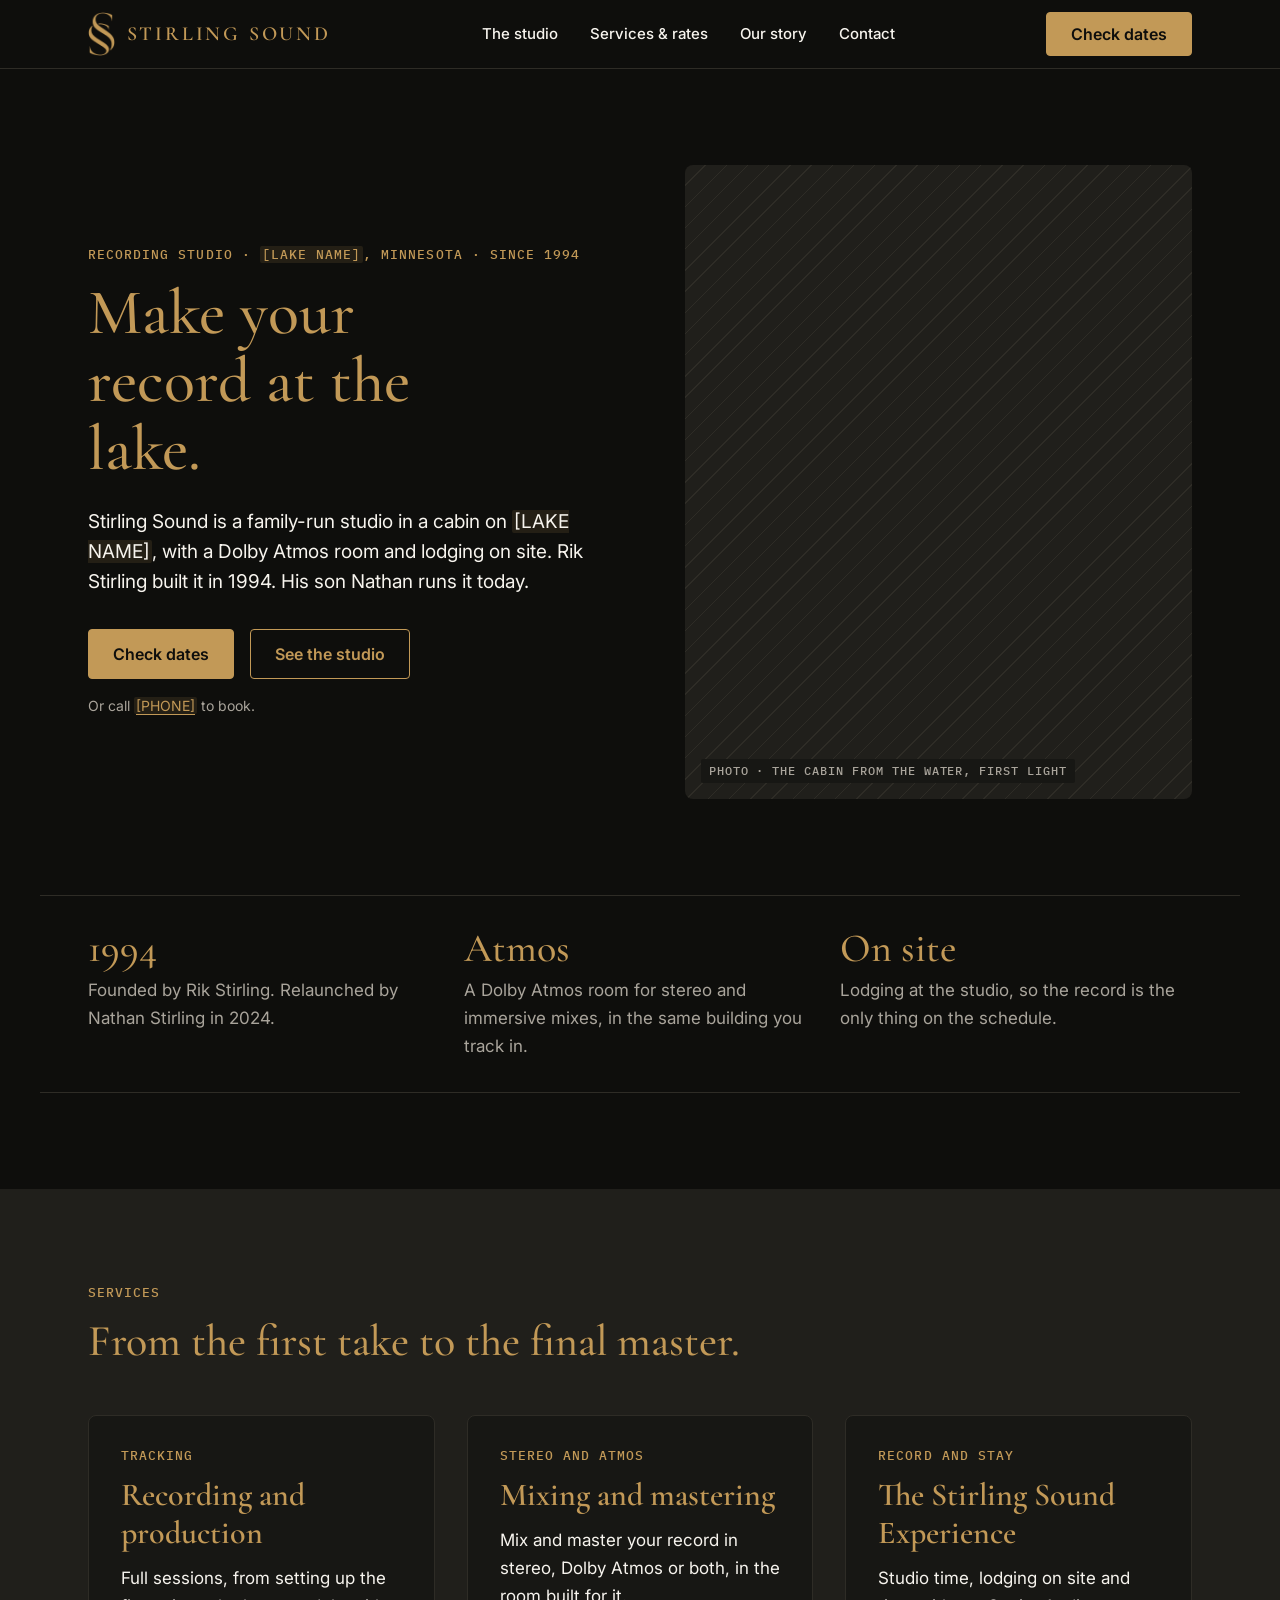
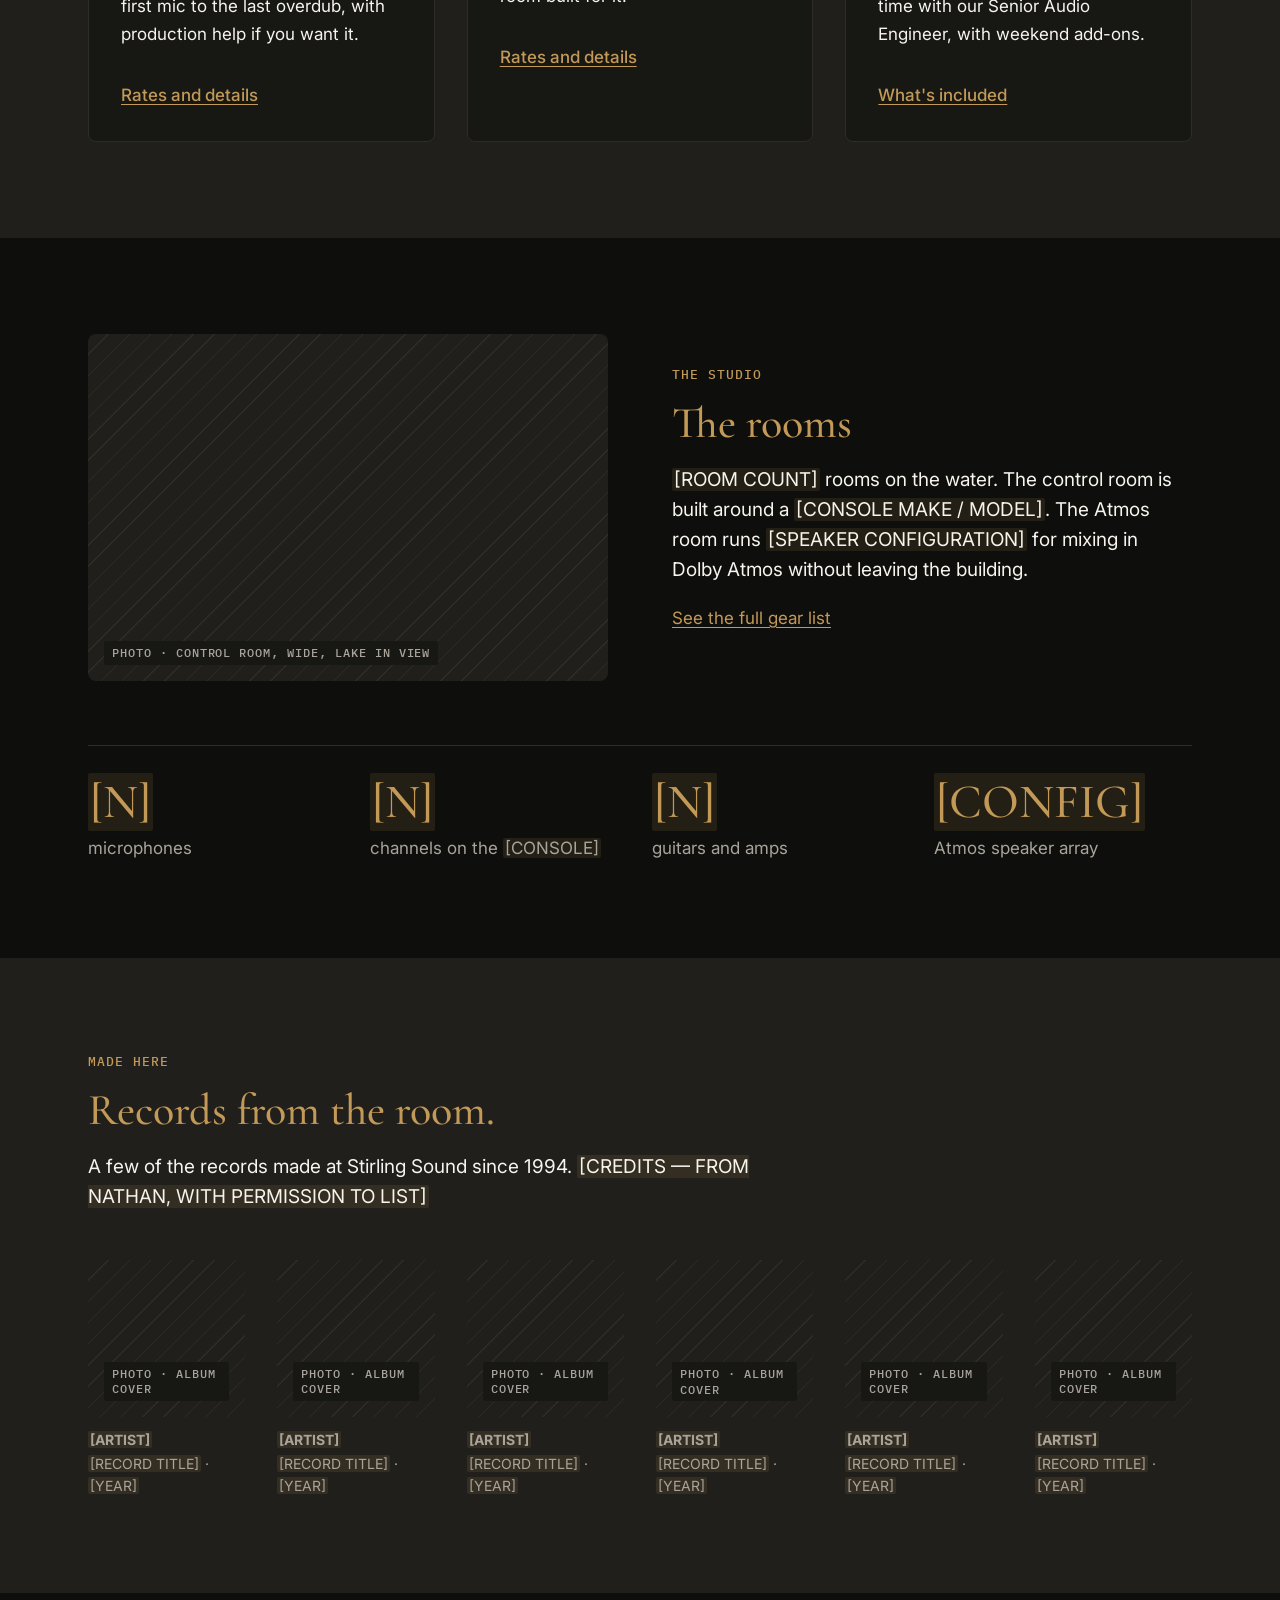
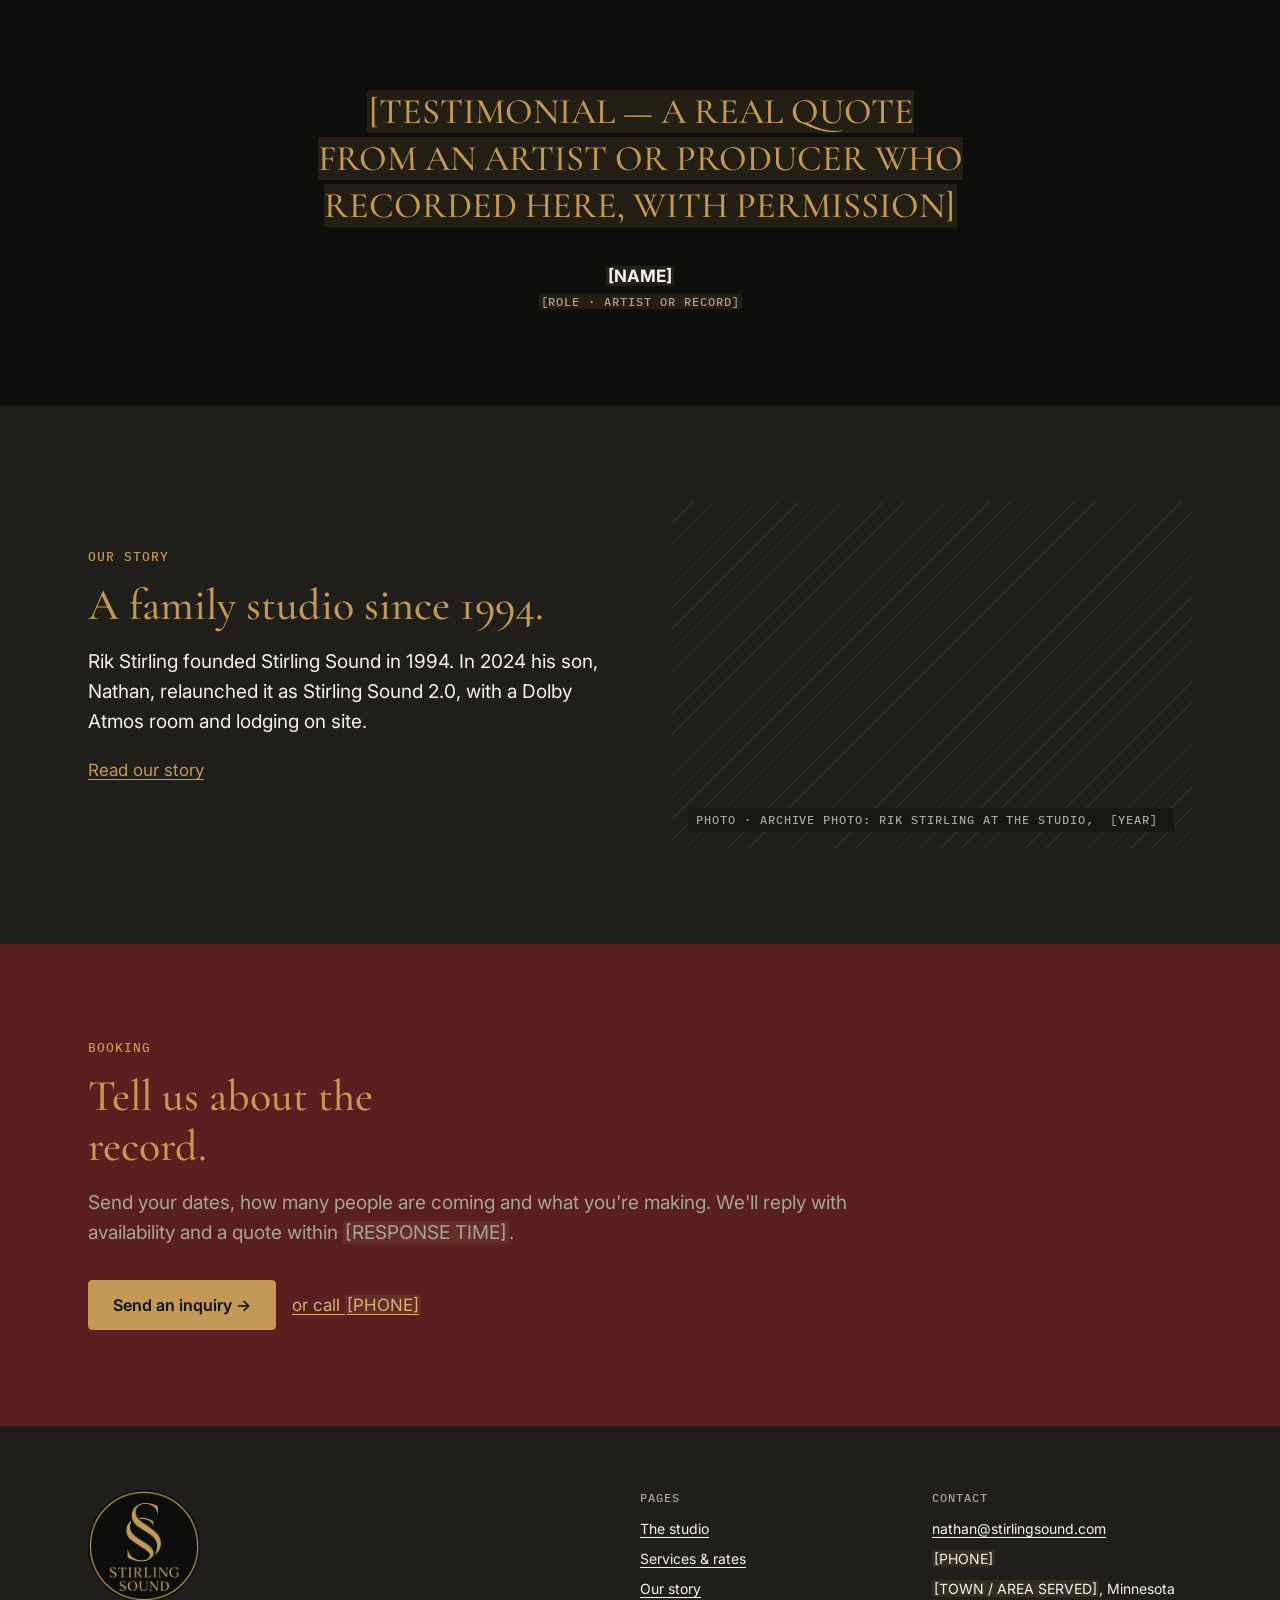
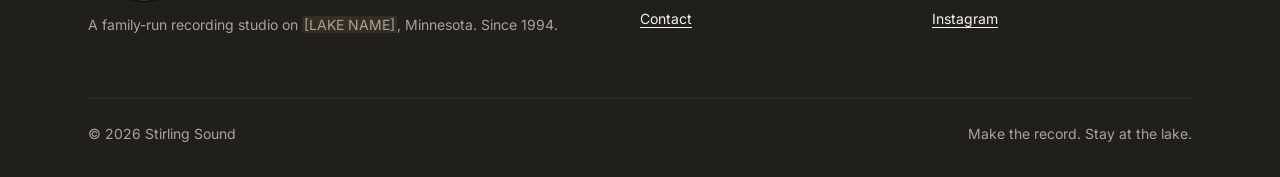
<file: index.html>
<!doctype html>
<html lang="en">
<head>
<meta charset="utf-8">
<meta name="viewport" content="width=device-width, initial-scale=1">
<title>Stirling Sound | Recording studio on a Minnesota lake, since 1994</title>
<meta name="description" content="A family-run recording studio on a Minnesota lake, with a Dolby Atmos room and lodging on site. Since 1994.">
<meta name="robots" content="noindex"><!-- remove at launch -->
<link rel="preconnect" href="https://fonts.googleapis.com">
<link rel="preconnect" href="https://fonts.gstatic.com" crossorigin>
<link href="https://fonts.googleapis.com/css2?family=Cormorant+Garamond:wght@500;600&family=IBM+Plex+Mono:wght@400;500&family=Inter:wght@400;500;600&display=swap" rel="stylesheet">
<link rel="icon" href="favicon.ico" sizes="48x48">
<link rel="icon" href="brand/favicon-32.png" type="image/png" sizes="32x32">
<link rel="apple-touch-icon" href="brand/apple-touch-icon.png">
<meta name="theme-color" content="#0E0E0C">
<link rel="stylesheet" href="css/tokens.css">
<link rel="stylesheet" href="css/base.css">
<link rel="stylesheet" href="css/site.css">
</head>
<body>
<a class="skip" href="#main">Skip to content</a>
<header class="site-header" data-theme="dark">
  <div class="container">
    <a class="wordmark" href="index.html" aria-current="page"><img src="brand/monogram-gold.png" alt="" width="116" height="192"><span>Stirling Sound</span></a>
    <nav class="nav" aria-label="Main"><a href="gear.html">The studio</a><a href="services.html">Services &amp; rates</a><a href="about.html">Our story</a><a href="contact.html">Contact</a></nav>
    <a class="btn header-cta" href="contact.html">Check dates</a>
    <details class="menu">
      <summary aria-label="Open menu">Menu</summary>
      <nav class="menu-panel" aria-label="Main (mobile)">
        <a href="index.html" aria-current="page">Home</a><a href="gear.html">The studio</a><a href="services.html">Services &amp; rates</a><a href="about.html">Our story</a><a href="contact.html">Contact</a>
        <a class="btn" href="contact.html">Check dates</a>
      </nav>
    </details>
  </div>
</header>
<main id="main">

<section class="hero">
  <div class="container hero-grid">
    <div>
      <p class="eyebrow">Recording studio · <span class="tbd">[LAKE NAME]</span>, Minnesota · Since 1994</p>
      <h1>Make your record at the lake.</h1>
      <p class="lead">Stirling Sound is a family-run studio in a cabin on <span class="tbd">[LAKE NAME]</span>, with a Dolby Atmos room and lodging on site. Rik Stirling built it in 1994. His son Nathan runs it today.</p>
      <div class="btn-row"><a class="btn" href="contact.html">Check dates</a><a class="btn btn--secondary" href="gear.html">See the studio</a></div>
      <p class="hero-call small muted">Or call <a href="tel:+1[PHONE]"><span class="tbd">[PHONE]</span></a> to book.</p>
    </div>
    <div class="ph ph--tall" role="img" aria-label="Photo placeholder: The cabin from the water, first light"><span>Photo · The cabin from the water, first light</span></div>
  </div>
</section>

<section class="section" style="padding-top:0" aria-label="At a glance">
  <div class="container facts">
    <div class="fact"><div class="num">1994</div><p>Founded by Rik Stirling. Relaunched by Nathan Stirling in 2024.</p></div>
    <div class="fact"><div class="num">Atmos</div><p>A Dolby Atmos room for stereo and immersive mixes, in the same building you track in.</p></div>
    <div class="fact"><div class="num">On site</div><p>Lodging at the studio, so the record is the only thing on the schedule.</p></div>
  </div>
</section>

<section class="section section--alt" aria-labelledby="svc-title">
  <div class="container">
    <div class="section-head">
      <p class="eyebrow">Services</p>
      <h2 id="svc-title">From the first take to the final master.</h2>
    </div>
    <div class="grid grid--3">
      <article class="card card--flex">
        <p class="eyebrow">Tracking</p>
        <h3>Recording and production</h3>
        <p>Full sessions, from setting up the first mic to the last overdub, with production help if you want it.</p>
        <a class="card-link" href="services.html#recording">Rates and details</a>
      </article>
      <article class="card card--flex">
        <p class="eyebrow">Stereo and Atmos</p>
        <h3>Mixing and mastering</h3>
        <p>Mix and master your record in stereo, Dolby Atmos or both, in the room built for it.</p>
        <a class="card-link" href="services.html#mixing">Rates and details</a>
      </article>
      <article class="card card--flex">
        <p class="eyebrow">Record and stay</p>
        <h3>The Stirling Sound Experience</h3>
        <p>Studio time, lodging on site and time with our Senior Audio Engineer, with weekend add-ons.</p>
        <a class="card-link" href="services.html#experience">What's included</a>
      </article>
    </div>
  </div>
</section>

<section class="section" aria-labelledby="rooms-title">
  <div class="container split">
    <div class="ph " role="img" aria-label="Photo placeholder: Control room, wide, lake in view"><span>Photo · Control room, wide, lake in view</span></div>
    <div>
      <p class="eyebrow">The studio</p>
      <h2 id="rooms-title">The rooms</h2>
      <p class="lead"><span class="tbd">[ROOM COUNT]</span> rooms on the water. The control room is built around a <span class="tbd">[CONSOLE MAKE / MODEL]</span>. The Atmos room runs <span class="tbd">[SPEAKER CONFIGURATION]</span> for mixing in Dolby Atmos without leaving the building.</p>
      <p><a href="gear.html">See the full gear list</a></p>
    </div>
  </div>
  <div class="container">
    <ul class="stats" aria-label="Gear at a glance">
      <li><span class="num"><span class="tbd">[N]</span></span> microphones</li>
      <li><span class="num"><span class="tbd">[N]</span></span> channels on the <span class="tbd">[CONSOLE]</span></li>
      <li><span class="num"><span class="tbd">[N]</span></span> guitars and amps</li>
      <li><span class="num"><span class="tbd">[CONFIG]</span></span> Atmos speaker array</li>
    </ul>
  </div>
</section>

<section class="section section--alt" aria-labelledby="made-title">
  <div class="container">
    <div class="section-head">
      <p class="eyebrow">Made here</p>
      <h2 id="made-title">Records from the room.</h2>
      <p class="lead">A few of the records made at Stirling Sound since 1994. <span class="tbd">[CREDITS — FROM NATHAN, WITH PERMISSION TO LIST]</span></p>
    </div>
    <ul class="covers"><li><figure><div class="ph ph--square" role="img" aria-label="Photo placeholder: Album cover"><span>Photo · Album cover</span></div><figcaption><strong><span class="tbd">[ARTIST]</span></strong><span><span class="tbd">[RECORD TITLE]</span> · <span class="tbd">[YEAR]</span></span></figcaption></figure></li><li><figure><div class="ph ph--square" role="img" aria-label="Photo placeholder: Album cover"><span>Photo · Album cover</span></div><figcaption><strong><span class="tbd">[ARTIST]</span></strong><span><span class="tbd">[RECORD TITLE]</span> · <span class="tbd">[YEAR]</span></span></figcaption></figure></li><li><figure><div class="ph ph--square" role="img" aria-label="Photo placeholder: Album cover"><span>Photo · Album cover</span></div><figcaption><strong><span class="tbd">[ARTIST]</span></strong><span><span class="tbd">[RECORD TITLE]</span> · <span class="tbd">[YEAR]</span></span></figcaption></figure></li><li><figure><div class="ph ph--square" role="img" aria-label="Photo placeholder: Album cover"><span>Photo · Album cover</span></div><figcaption><strong><span class="tbd">[ARTIST]</span></strong><span><span class="tbd">[RECORD TITLE]</span> · <span class="tbd">[YEAR]</span></span></figcaption></figure></li><li><figure><div class="ph ph--square" role="img" aria-label="Photo placeholder: Album cover"><span>Photo · Album cover</span></div><figcaption><strong><span class="tbd">[ARTIST]</span></strong><span><span class="tbd">[RECORD TITLE]</span> · <span class="tbd">[YEAR]</span></span></figcaption></figure></li><li><figure><div class="ph ph--square" role="img" aria-label="Photo placeholder: Album cover"><span>Photo · Album cover</span></div><figcaption><strong><span class="tbd">[ARTIST]</span></strong><span><span class="tbd">[RECORD TITLE]</span> · <span class="tbd">[YEAR]</span></span></figcaption></figure></li></ul>
  </div>
</section>

<!-- Testimonials: real quotes only, attributed, with written permission. -->
<section class="section" aria-labelledby="quote-title">
  <div class="container">
    <h2 id="quote-title" class="visually-hidden">What artists say</h2>
    <figure class="quote">
      <blockquote><p><span class="tbd">[TESTIMONIAL — A REAL QUOTE FROM AN ARTIST OR PRODUCER WHO RECORDED HERE, WITH PERMISSION]</span></p></blockquote>
      <figcaption><strong><span class="tbd">[NAME]</span></strong><span class="label-sm"><span class="tbd">[ROLE · ARTIST OR RECORD]</span></span></figcaption>
    </figure>
  </div>
</section>

<section class="section section--alt" aria-labelledby="story-title">
  <div class="container split split--flip">
    <div class="ph " role="img" aria-label="Photo placeholder: Archive photo: Rik Stirling at the studio, [YEAR]"><span>Photo · Archive photo: Rik Stirling at the studio, <span class="tbd">[YEAR]</span></span></div>
    <div>
      <p class="eyebrow">Our story</p>
      <h2 id="story-title">A family studio since 1994.</h2>
      <p class="lead">Rik Stirling founded Stirling Sound in 1994. In 2024 his son, Nathan, relaunched it as Stirling Sound 2.0, with a Dolby Atmos room and lodging on site.</p>
      <p><a href="about.html">Read our story</a></p>
    </div>
  </div>
</section>

<section class="section cta-band" data-theme="oxblood" aria-labelledby="cta-title">
  <div class="container">
    <p class="eyebrow">Booking</p>
    <h2 id="cta-title">Tell us about the record.</h2>
    <p class="lead">Send your dates, how many people are coming and what you're making. We'll reply with availability and a quote within <span class="tbd">[RESPONSE TIME]</span>.</p>
    <div class="btn-row"><a class="btn" href="contact.html">Send an inquiry &rarr;</a><a href="tel:+1[PHONE]">or call <span class="tbd">[PHONE]</span></a></div>
  </div>
</section>
</main>
<footer class="site-footer">
  <div class="container">
    <div class="footer-grid">
      <div class="footer-brand">
        <a href="index.html"><img class="logo-badge" src="brand/logo-badge.webp" alt="Stirling Sound" width="480" height="480" loading="lazy"></a>
        <p>A family-run recording studio on <span class="tbd">[LAKE NAME]</span>, Minnesota. Since 1994.</p>
      </div>
      <div>
        <h2>Pages</h2>
        <ul><li><a href="gear.html">The studio</a></li><li><a href="services.html">Services &amp; rates</a></li><li><a href="about.html">Our story</a></li><li><a href="contact.html">Contact</a></li></ul>
      </div>
      <div>
        <h2>Contact</h2>
        <ul>
          <li><a href="mailto:nathan@stirlingsound.com?subject=Studio%20Inquiry">nathan@stirlingsound.com</a></li>
          <li><span class="tbd">[PHONE]</span></li>
          <li><span class="tbd">[TOWN / AREA SERVED]</span>, Minnesota</li>
          <li><a href="https://www.instagram.com/stirlingsound/">Instagram</a></li>
        </ul>
      </div>
    </div>
    <div class="footer-base"><span>&copy; 2026 Stirling Sound</span><span>Make the record. Stay at the lake.</span></div>
  </div>
</footer>

</body>
</html>
</file>
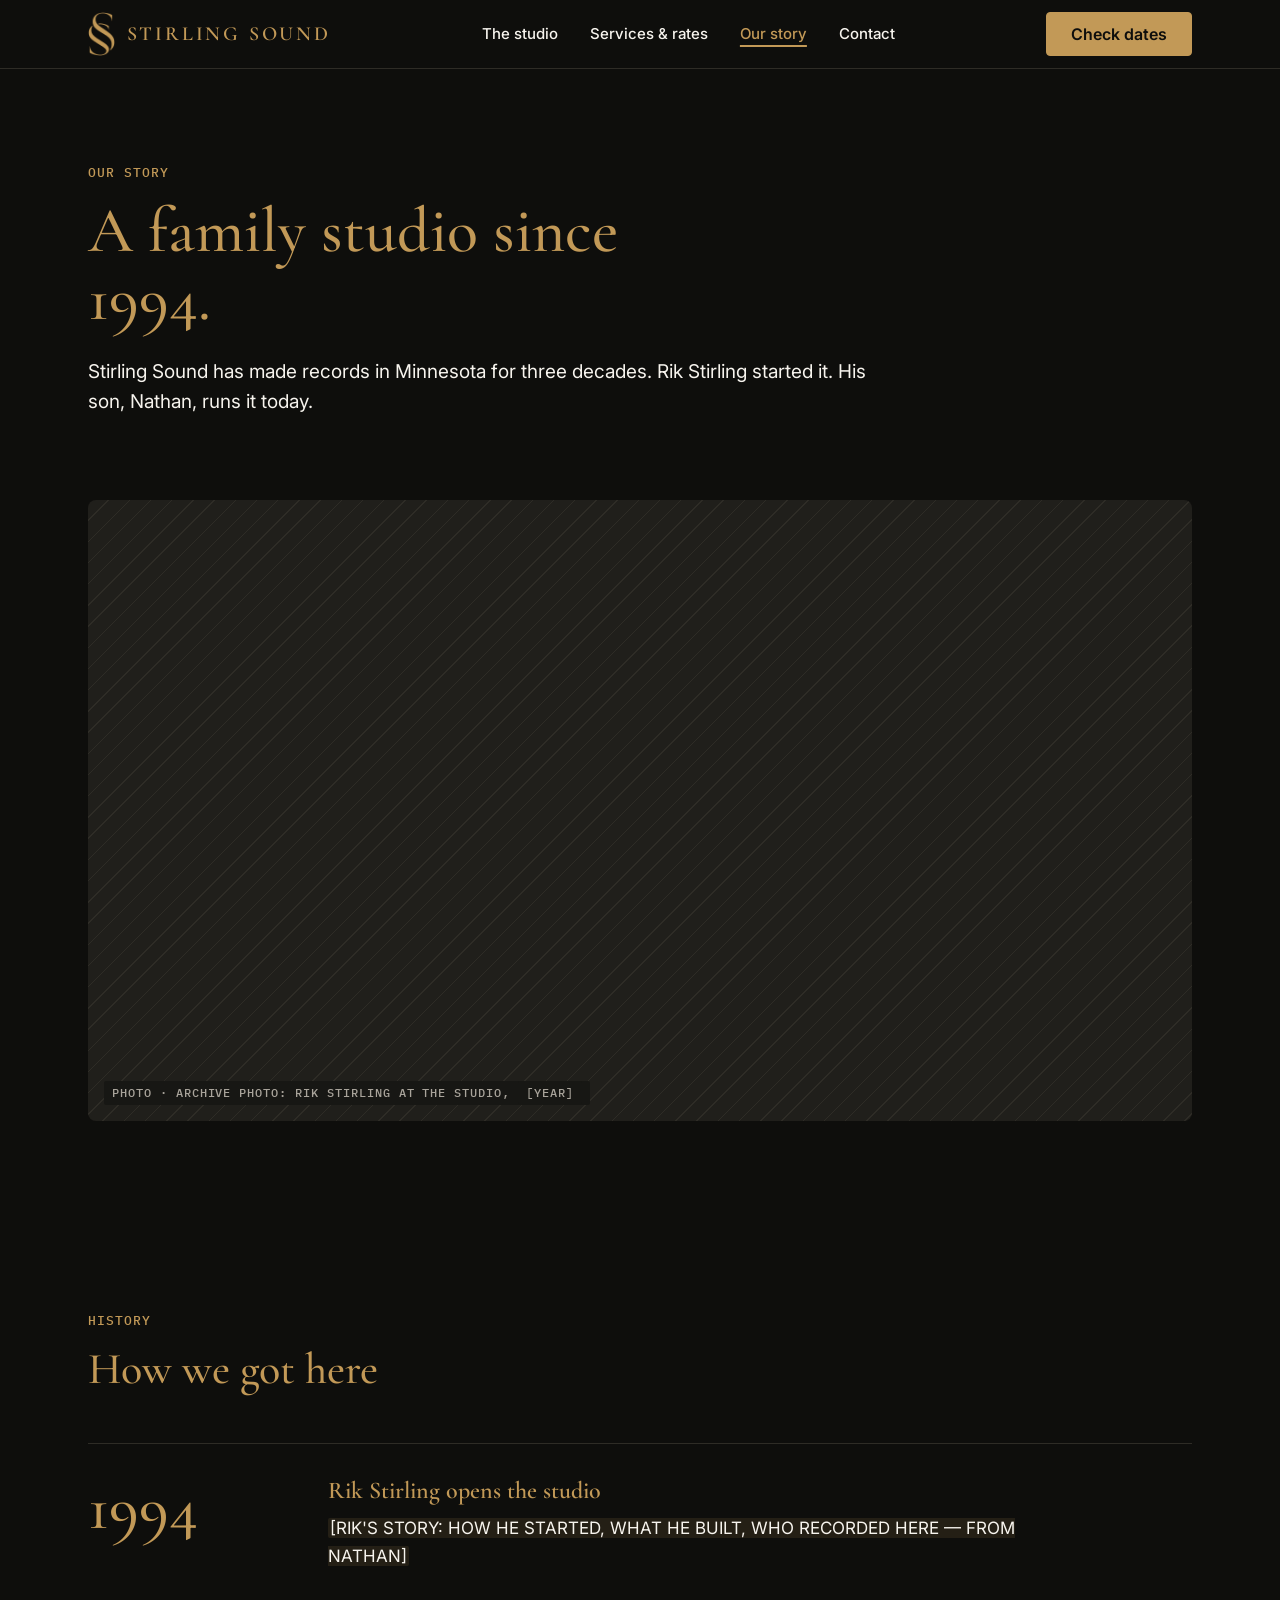
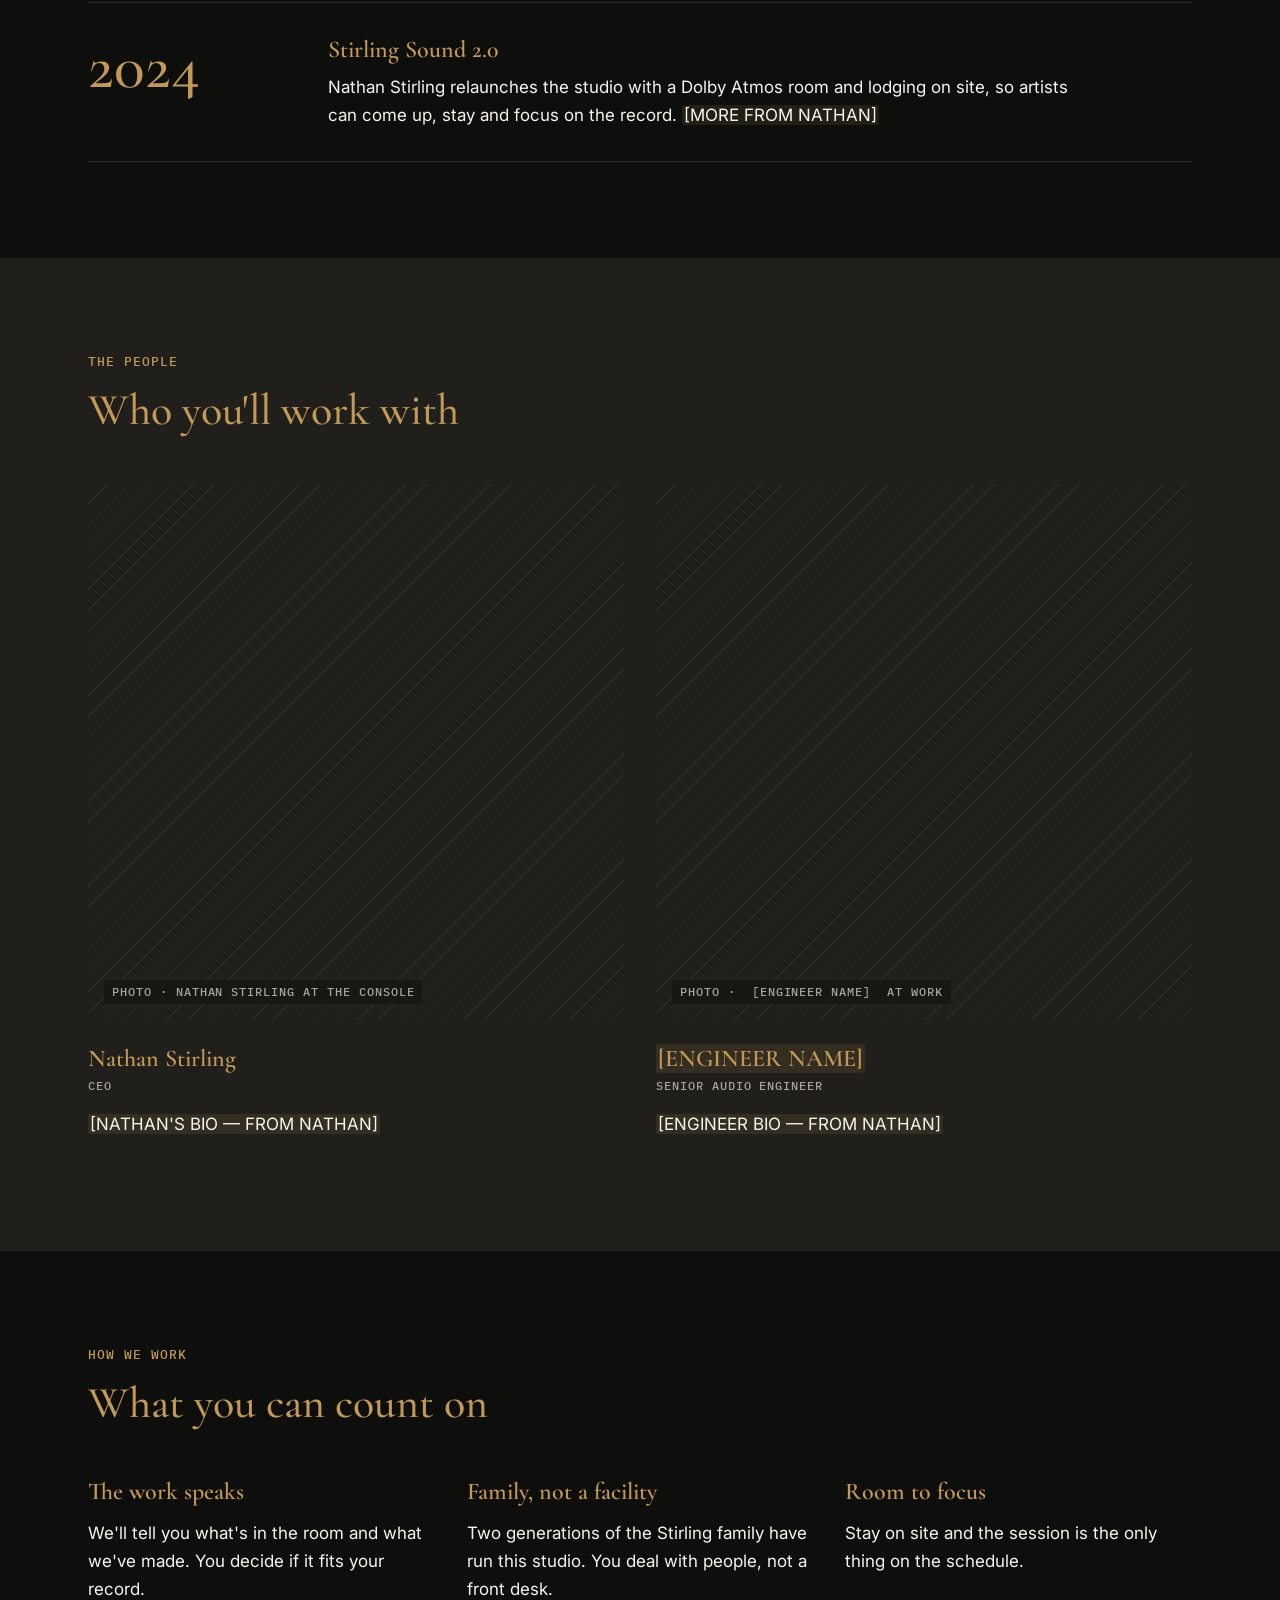
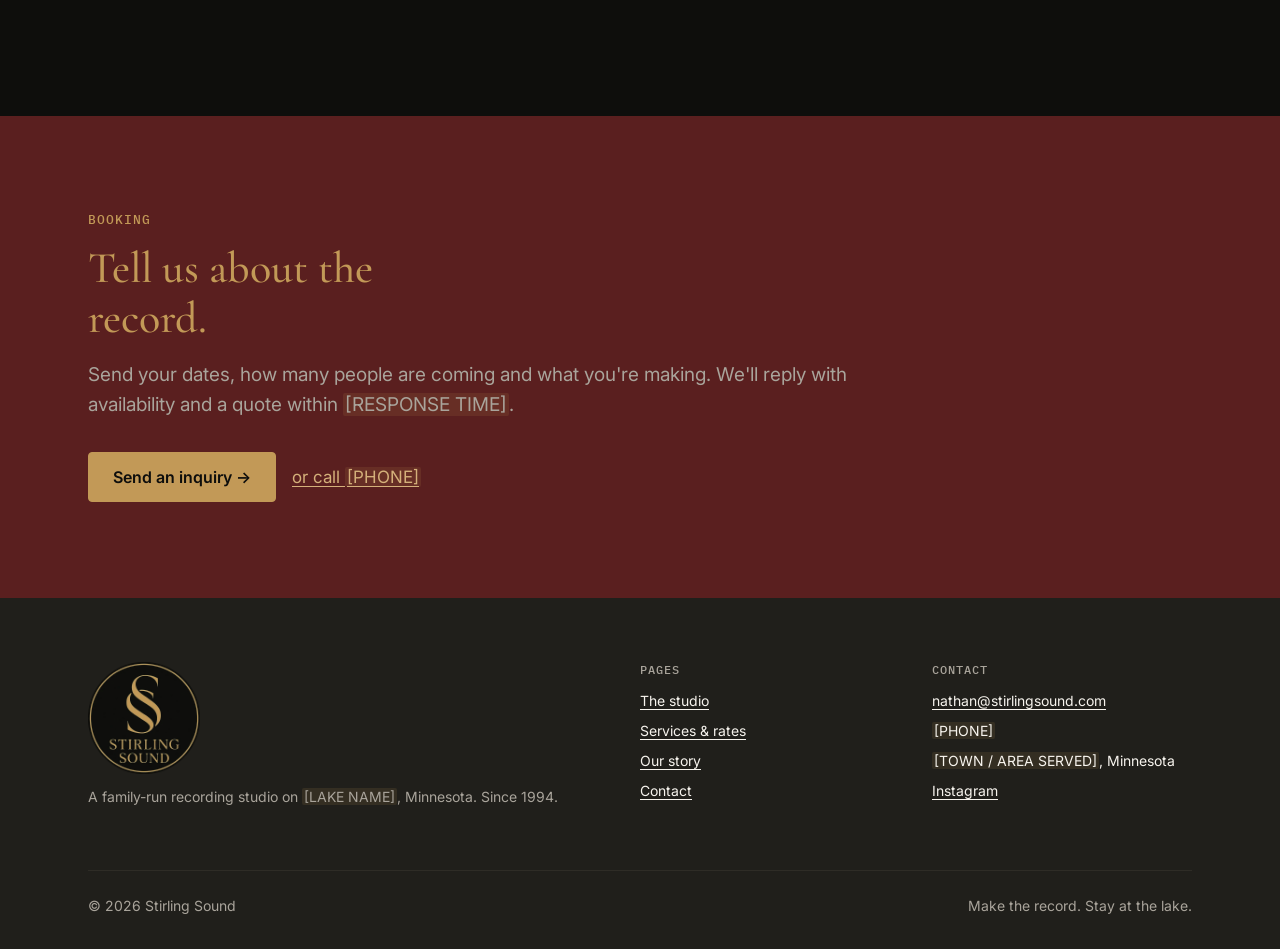
<file: about.html>
<!doctype html>
<html lang="en">
<head>
<meta charset="utf-8">
<meta name="viewport" content="width=device-width, initial-scale=1">
<title>Our story | Stirling Sound</title>
<meta name="description" content="Rik Stirling founded Stirling Sound in 1994. His son Nathan relaunched it in 2024 with a Dolby Atmos room and lodging on site.">
<meta name="robots" content="noindex"><!-- remove at launch -->
<link rel="preconnect" href="https://fonts.googleapis.com">
<link rel="preconnect" href="https://fonts.gstatic.com" crossorigin>
<link href="https://fonts.googleapis.com/css2?family=Cormorant+Garamond:wght@500;600&family=IBM+Plex+Mono:wght@400;500&family=Inter:wght@400;500;600&display=swap" rel="stylesheet">
<link rel="icon" href="favicon.ico" sizes="48x48">
<link rel="icon" href="brand/favicon-32.png" type="image/png" sizes="32x32">
<link rel="apple-touch-icon" href="brand/apple-touch-icon.png">
<meta name="theme-color" content="#0E0E0C">
<link rel="stylesheet" href="css/tokens.css">
<link rel="stylesheet" href="css/base.css">
<link rel="stylesheet" href="css/site.css">
</head>
<body>
<a class="skip" href="#main">Skip to content</a>
<header class="site-header" data-theme="dark">
  <div class="container">
    <a class="wordmark" href="index.html"><img src="brand/monogram-gold.png" alt="" width="116" height="192"><span>Stirling Sound</span></a>
    <nav class="nav" aria-label="Main"><a href="gear.html">The studio</a><a href="services.html">Services &amp; rates</a><a href="about.html" aria-current="page">Our story</a><a href="contact.html">Contact</a></nav>
    <a class="btn header-cta" href="contact.html">Check dates</a>
    <details class="menu">
      <summary aria-label="Open menu">Menu</summary>
      <nav class="menu-panel" aria-label="Main (mobile)">
        <a href="index.html">Home</a><a href="gear.html">The studio</a><a href="services.html">Services &amp; rates</a><a href="about.html" aria-current="page">Our story</a><a href="contact.html">Contact</a>
        <a class="btn" href="contact.html">Check dates</a>
      </nav>
    </details>
  </div>
</header>
<main id="main">

<section class="page-hero">
  <div class="container">
    <p class="eyebrow">Our story</p>
    <h1>A family studio since 1994.</h1>
    <p class="lead">Stirling Sound has made records in Minnesota for three decades. Rik Stirling started it. His son, Nathan, runs it today.</p>
  </div>
</section>

<section class="section" style="padding-top:0" aria-label="Archive photo">
  <div class="container"><div class="ph ph--wide" role="img" aria-label="Photo placeholder: Archive photo: Rik Stirling at the studio, [YEAR]"><span>Photo · Archive photo: Rik Stirling at the studio, <span class="tbd">[YEAR]</span></span></div></div>
</section>

<section class="section" aria-labelledby="history-title">
  <div class="container">
    <div class="section-head"><p class="eyebrow">History</p><h2 id="history-title">How we got here</h2></div>
    <ol class="timeline">
      <li><div class="year">1994</div><div><h3>Rik Stirling opens the studio</h3><p><span class="tbd">[RIK'S STORY: HOW HE STARTED, WHAT HE BUILT, WHO RECORDED HERE — FROM NATHAN]</span></p></div></li>
      <li><div class="year">2024</div><div><h3>Stirling Sound 2.0</h3><p>Nathan Stirling relaunches the studio with a Dolby Atmos room and lodging on site, so artists can come up, stay and focus on the record. <span class="tbd">[MORE FROM NATHAN]</span></p></div></li>
    </ol>
  </div>
</section>

<section class="section section--alt" aria-labelledby="people-title">
  <div class="container">
    <div class="section-head"><p class="eyebrow">The people</p><h2 id="people-title">Who you'll work with</h2></div>
    <div class="grid grid--2">
      <article class="person">
        <div class="ph ph--square" role="img" aria-label="Photo placeholder: Nathan Stirling at the console"><span>Photo · Nathan Stirling at the console</span></div>
        <h3>Nathan Stirling</h3>
        <p class="role label-sm">CEO</p>
        <p><span class="tbd">[NATHAN'S BIO — FROM NATHAN]</span></p>
      </article>
      <article class="person">
        <div class="ph ph--square" role="img" aria-label="Photo placeholder: [ENGINEER NAME] at work"><span>Photo · <span class="tbd">[ENGINEER NAME]</span> at work</span></div>
        <h3><span class="tbd">[ENGINEER NAME]</span></h3>
        <p class="role label-sm">Senior Audio Engineer</p>
        <p><span class="tbd">[ENGINEER BIO — FROM NATHAN]</span></p>
      </article>
    </div>
  </div>
</section>

<section class="section" aria-labelledby="values-title">
  <div class="container">
    <div class="section-head"><p class="eyebrow">How we work</p><h2 id="values-title">What you can count on</h2></div>
    <div class="grid grid--3">
      <div><h3 style="font-size:var(--fs-h4);line-height:var(--lh-h4);margin-bottom:var(--space-3)">The work speaks</h3><p>We'll tell you what's in the room and what we've made. You decide if it fits your record.</p></div>
      <div><h3 style="font-size:var(--fs-h4);line-height:var(--lh-h4);margin-bottom:var(--space-3)">Family, not a facility</h3><p>Two generations of the Stirling family have run this studio. You deal with people, not a front desk.</p></div>
      <div><h3 style="font-size:var(--fs-h4);line-height:var(--lh-h4);margin-bottom:var(--space-3)">Room to focus</h3><p>Stay on site and the session is the only thing on the schedule.</p></div>
    </div>
  </div>
</section>

<section class="section cta-band" data-theme="oxblood" aria-labelledby="cta-title">
  <div class="container">
    <p class="eyebrow">Booking</p>
    <h2 id="cta-title">Tell us about the record.</h2>
    <p class="lead">Send your dates, how many people are coming and what you're making. We'll reply with availability and a quote within <span class="tbd">[RESPONSE TIME]</span>.</p>
    <div class="btn-row"><a class="btn" href="contact.html">Send an inquiry &rarr;</a><a href="tel:+1[PHONE]">or call <span class="tbd">[PHONE]</span></a></div>
  </div>
</section>
</main>
<footer class="site-footer">
  <div class="container">
    <div class="footer-grid">
      <div class="footer-brand">
        <a href="index.html"><img class="logo-badge" src="brand/logo-badge.webp" alt="Stirling Sound" width="480" height="480" loading="lazy"></a>
        <p>A family-run recording studio on <span class="tbd">[LAKE NAME]</span>, Minnesota. Since 1994.</p>
      </div>
      <div>
        <h2>Pages</h2>
        <ul><li><a href="gear.html">The studio</a></li><li><a href="services.html">Services &amp; rates</a></li><li><a href="about.html">Our story</a></li><li><a href="contact.html">Contact</a></li></ul>
      </div>
      <div>
        <h2>Contact</h2>
        <ul>
          <li><a href="mailto:nathan@stirlingsound.com?subject=Studio%20Inquiry">nathan@stirlingsound.com</a></li>
          <li><span class="tbd">[PHONE]</span></li>
          <li><span class="tbd">[TOWN / AREA SERVED]</span>, Minnesota</li>
          <li><a href="https://www.instagram.com/stirlingsound/">Instagram</a></li>
        </ul>
      </div>
    </div>
    <div class="footer-base"><span>&copy; 2026 Stirling Sound</span><span>Make the record. Stay at the lake.</span></div>
  </div>
</footer>

</body>
</html>
</file>
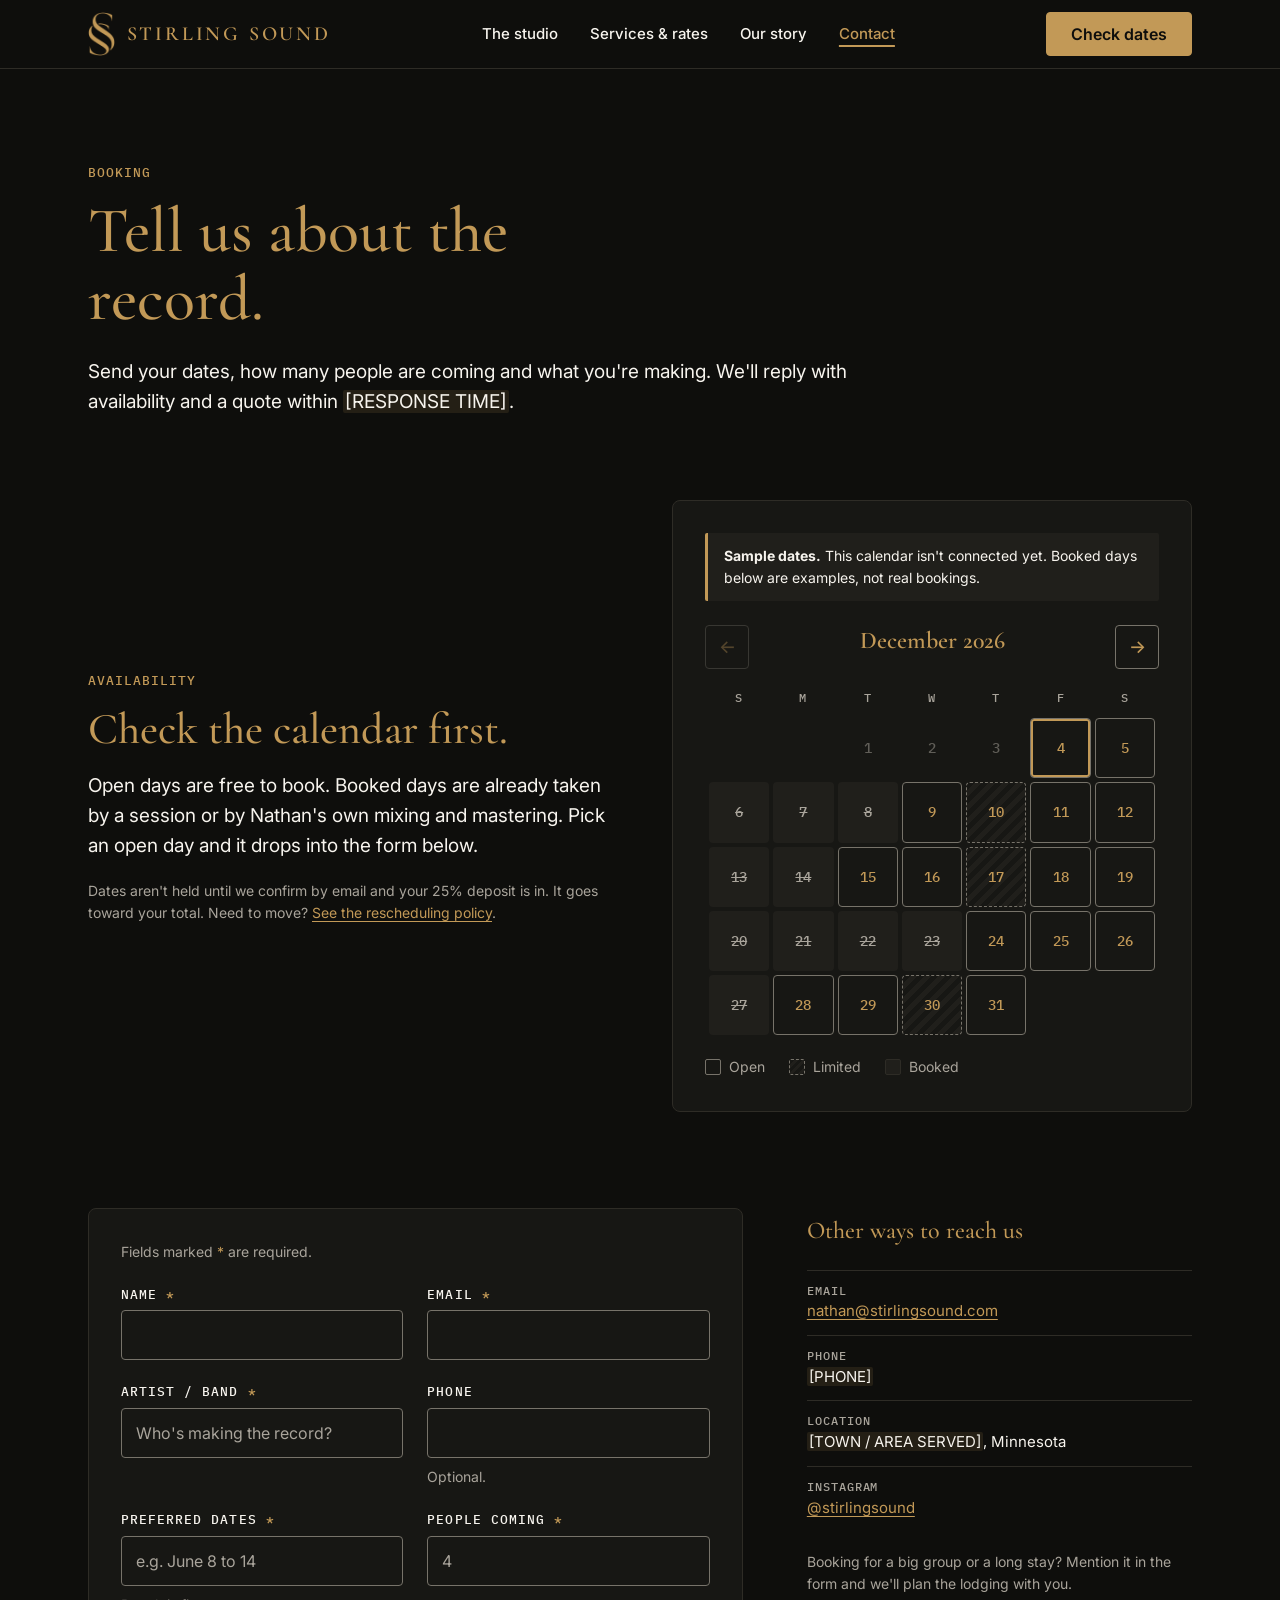
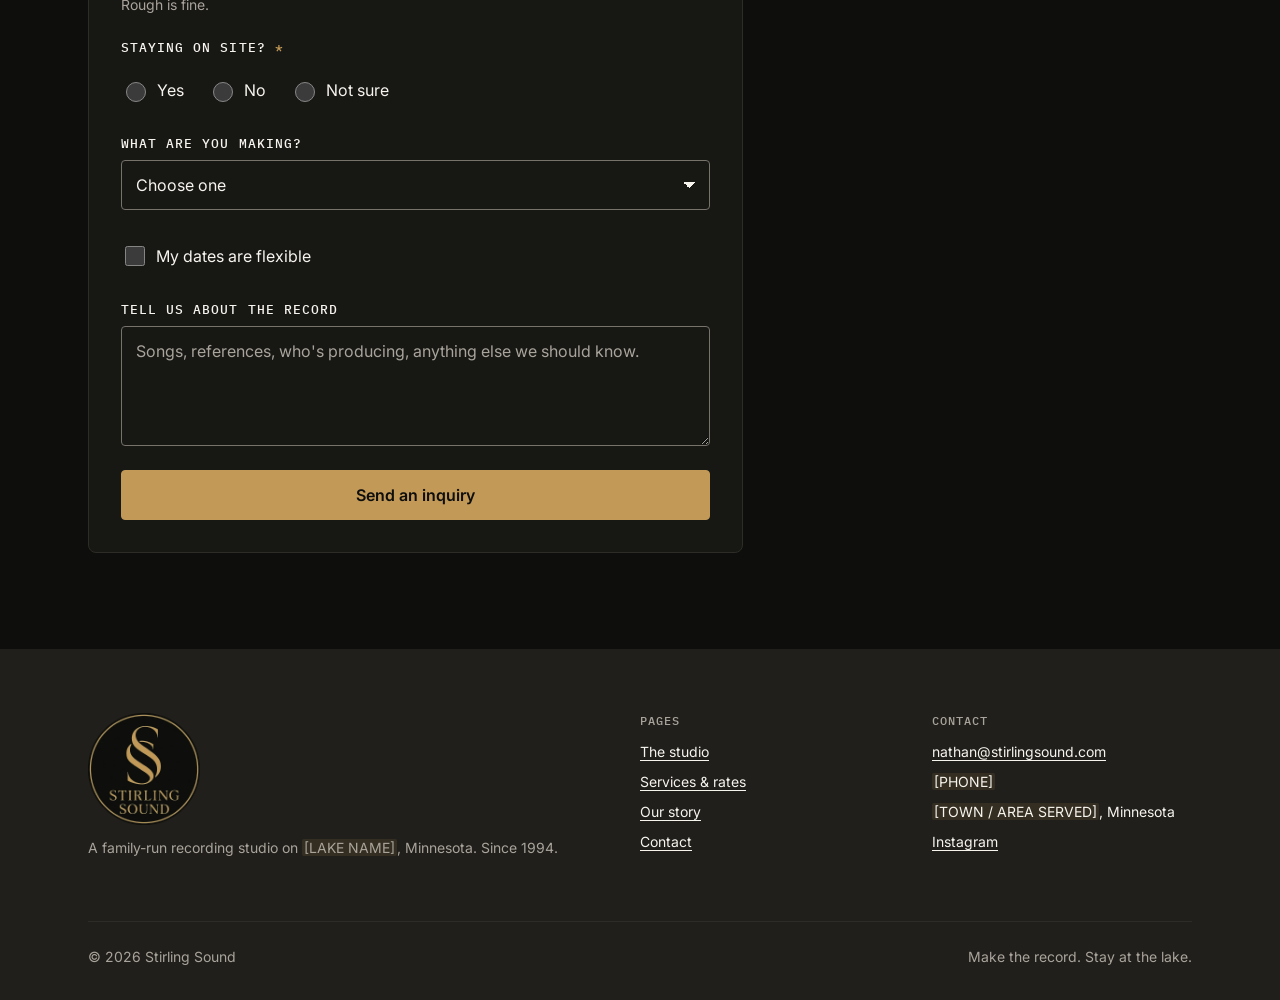
<file: contact.html>
<!doctype html>
<html lang="en">
<head>
<meta charset="utf-8">
<meta name="viewport" content="width=device-width, initial-scale=1">
<title>Book a session | Stirling Sound</title>
<meta name="description" content="Send an inquiry to book a recording, mixing or Dolby Atmos session at Stirling Sound.">
<meta name="robots" content="noindex"><!-- remove at launch -->
<link rel="preconnect" href="https://fonts.googleapis.com">
<link rel="preconnect" href="https://fonts.gstatic.com" crossorigin>
<link href="https://fonts.googleapis.com/css2?family=Cormorant+Garamond:wght@500;600&family=IBM+Plex+Mono:wght@400;500&family=Inter:wght@400;500;600&display=swap" rel="stylesheet">
<link rel="icon" href="favicon.ico" sizes="48x48">
<link rel="icon" href="brand/favicon-32.png" type="image/png" sizes="32x32">
<link rel="apple-touch-icon" href="brand/apple-touch-icon.png">
<meta name="theme-color" content="#0E0E0C">
<link rel="stylesheet" href="css/tokens.css">
<link rel="stylesheet" href="css/base.css">
<link rel="stylesheet" href="css/site.css">
</head>
<body>
<a class="skip" href="#main">Skip to content</a>
<header class="site-header" data-theme="dark">
  <div class="container">
    <a class="wordmark" href="index.html"><img src="brand/monogram-gold.png" alt="" width="116" height="192"><span>Stirling Sound</span></a>
    <nav class="nav" aria-label="Main"><a href="gear.html">The studio</a><a href="services.html">Services &amp; rates</a><a href="about.html">Our story</a><a href="contact.html" aria-current="page">Contact</a></nav>
    <a class="btn header-cta" href="contact.html">Check dates</a>
    <details class="menu">
      <summary aria-label="Open menu">Menu</summary>
      <nav class="menu-panel" aria-label="Main (mobile)">
        <a href="index.html">Home</a><a href="gear.html">The studio</a><a href="services.html">Services &amp; rates</a><a href="about.html">Our story</a><a href="contact.html" aria-current="page">Contact</a>
        <a class="btn" href="contact.html">Check dates</a>
      </nav>
    </details>
  </div>
</header>
<main id="main">

<section class="page-hero">
  <div class="container">
    <p class="eyebrow">Booking</p>
    <h1>Tell us about the record.</h1>
    <p class="lead">Send your dates, how many people are coming and what you're making. We'll reply with availability and a quote within <span class="tbd">[RESPONSE TIME]</span>.</p>
  </div>
</section>

<section class="section" id="availability" style="padding-top:0">
  <div class="container split">
    <div>
      <p class="eyebrow">Availability</p>
      <h2>Check the calendar first.</h2>
      <p class="lead">Open days are free to book. Booked days are already taken by a session or by Nathan's own mixing and mastering. Pick an open day and it drops into the form below.</p>
      <!-- PENDING NATHAN APPROVAL: deposit policy -->
      <p class="small muted">Dates aren't held until we confirm by email and your 25% deposit is in. It goes toward your total. Need to move? <a href="services.html#policies">See the rescheduling policy</a>.</p>
    </div>
    <div class="card">
      <div class="availability" data-availability data-calendar-id="[GOOGLE_CALENDAR_ID]" data-api-key="[GOOGLE_API_KEY]" data-months-ahead="6" data-book-url="contact.html"></div>
    </div>
  </div>
</section>

<section class="section" style="padding-top:0">
  <div class="container contact-grid">
    <div>
      <form id="inquiry" class="card" novalidate data-api-key="[STATICFORMS_API_KEY]">
        <p class="small muted" style="margin-bottom:var(--space-5)">Fields marked <span class="req">*</span> are required.</p>
        <div class="field-row"><div class="field"><label for="name">Name <span class="req" aria-hidden="true">*</span></label><input class="input" id="name" name="name" type="text" autocomplete="name" required aria-describedby="name-err"><p class="error" id="name-err" hidden>Required.</p></div><div class="field"><label for="email">Email <span class="req" aria-hidden="true">*</span></label><input class="input" id="email" name="email" type="email" autocomplete="email" required aria-describedby="email-err"><p class="error" id="email-err" hidden>Required.</p></div></div>
        <div class="field-row"><div class="field"><label for="artist">Artist / band <span class="req" aria-hidden="true">*</span></label><input class="input" id="artist" name="artist" type="text" placeholder="Who's making the record?" required aria-describedby="artist-err"><p class="error" id="artist-err" hidden>Required.</p></div><div class="field"><label for="phone">Phone</label><input class="input" id="phone" name="phone" type="tel" autocomplete="tel" aria-describedby="phone-help"><p class="help" id="phone-help">Optional.</p></div></div>
        <div class="field-row"><div class="field"><label for="dates">Preferred dates <span class="req" aria-hidden="true">*</span></label><input class="input" id="dates" name="dates" type="text" placeholder="e.g. June 8 to 14" required aria-describedby="dates-help dates-err"><p class="help" id="dates-help">Rough is fine.</p><p class="error" id="dates-err" hidden>Required.</p></div><div class="field"><label for="people">People coming <span class="req" aria-hidden="true">*</span></label><input class="input" id="people" name="people" type="number" placeholder="4" required aria-describedby="people-err"><p class="error" id="people-err" hidden>Required.</p></div></div>
        <fieldset class="field" aria-describedby="staying-err">
          <legend>Staying on site? <span class="req" aria-hidden="true">*</span></legend>
          <div><label class="choice"><input type="radio" name="staying" value="Yes" required> Yes</label><label class="choice"><input type="radio" name="staying" value="No"> No</label><label class="choice"><input type="radio" name="staying" value="Not sure"> Not sure</label></div>
          <p class="error" id="staying-err" hidden>Required.</p>
        </fieldset>
        <div class="field"><label for="service">What are you making?</label>
          <select class="input" id="service" name="service"><option value="">Choose one</option><option>Tracking</option><option>Mixing</option><option>Dolby Atmos mix</option><option>Mastering</option><option>Full record</option><option>The Stirling Sound Experience</option><option>Not sure yet</option></select></div>
        <label class="choice" style="margin-bottom:var(--space-5)"><input type="checkbox" name="flexible" value="Yes"> My dates are flexible</label>
        <div class="field"><label for="message">Tell us about the record</label><textarea class="input" id="message" name="message" placeholder="Songs, references, who's producing, anything else we should know."></textarea></div>
        <div class="hp" aria-hidden="true"><label for="honeypot">Leave this empty</label><input id="honeypot" name="honeypot" type="text" tabindex="-1" autocomplete="off"></div>
        <button class="btn btn--block" type="submit">Send an inquiry</button>
      </form>
      <div id="form-status" role="status" tabindex="-1" hidden></div>
    </div>
    <aside class="contact-aside" aria-label="Other ways to reach us">
      <h2 class="h4-like">Other ways to reach us</h2>
      <dl class="room-facts">
        <div><dt>Email</dt><dd><a href="mailto:nathan@stirlingsound.com?subject=Studio%20Inquiry">nathan@stirlingsound.com</a></dd></div>
        <div><dt>Phone</dt><dd><span class="tbd">[PHONE]</span></dd></div>
        <div><dt>Location</dt><dd><span class="tbd">[TOWN / AREA SERVED]</span>, Minnesota</dd></div>
        <div><dt>Instagram</dt><dd><a href="https://www.instagram.com/stirlingsound/">@stirlingsound</a></dd></div>
      </dl>
      <p class="small muted" style="margin-top:var(--space-6)">Booking for a big group or a long stay? Mention it in the form and we'll plan the lodging with you.</p>
    </aside>
  </div>
</section>


</main>
<footer class="site-footer">
  <div class="container">
    <div class="footer-grid">
      <div class="footer-brand">
        <a href="index.html"><img class="logo-badge" src="brand/logo-badge.webp" alt="Stirling Sound" width="480" height="480" loading="lazy"></a>
        <p>A family-run recording studio on <span class="tbd">[LAKE NAME]</span>, Minnesota. Since 1994.</p>
      </div>
      <div>
        <h2>Pages</h2>
        <ul><li><a href="gear.html">The studio</a></li><li><a href="services.html">Services &amp; rates</a></li><li><a href="about.html">Our story</a></li><li><a href="contact.html">Contact</a></li></ul>
      </div>
      <div>
        <h2>Contact</h2>
        <ul>
          <li><a href="mailto:nathan@stirlingsound.com?subject=Studio%20Inquiry">nathan@stirlingsound.com</a></li>
          <li><span class="tbd">[PHONE]</span></li>
          <li><span class="tbd">[TOWN / AREA SERVED]</span>, Minnesota</li>
          <li><a href="https://www.instagram.com/stirlingsound/">Instagram</a></li>
        </ul>
      </div>
    </div>
    <div class="footer-base"><span>&copy; 2026 Stirling Sound</span><span>Make the record. Stay at the lake.</span></div>
  </div>
</footer>
<script src="js/availability.js" defer></script>
<script>
{
  // Fill "Preferred dates" from the calendar: on this page (click) or from another page (?date=)
  const datesField = document.getElementById('dates');
  const nice = (iso) => new Date(iso + 'T12:00:00').toLocaleDateString('en-US', { weekday: 'short', month: 'long', day: 'numeric', year: 'numeric' });
  const pick = (iso) => {
    const text = nice(iso);
    datesField.value = datesField.value.trim() && !datesField.value.includes(text) ? datesField.value + ', ' + text : text;
  };
  const q = new URLSearchParams(location.search).get('date');
  if (q && /^\d{4}-\d{2}-\d{2}$/.test(q)) pick(q);
  document.getElementById('availability').addEventListener('click', (e) => {
    const a = e.target.closest('.cal-day a');
    if (!a) return;
    e.preventDefault();
    pick(new URL(a.href).searchParams.get('date'));
    datesField.scrollIntoView({ behavior: 'smooth', block: 'center' });
    datesField.focus({ preventScroll: true });
  });
}
</script>
<script>
{
  // StaticForms: https://www.staticforms.dev/docs/api-reference
  // Put the real key in data-api-key on the form. Until then the form explains it isn't connected.
  const form = document.getElementById('inquiry');
  const status = document.getElementById('form-status');
  const btn = form.querySelector('button[type=submit]');
  const key = form.dataset.apiKey || '';
  const connected = key && !key.startsWith('[');

  const show = (cls, html) => { status.className = cls; status.innerHTML = html; status.hidden = false; status.focus(); };

  form.addEventListener('submit', async (e) => {
    e.preventDefault();
    let first = null;
    form.querySelectorAll('[required]').forEach((el) => {
      const ok = el.type === 'radio' ? form.querySelector(`[name="${el.name}"]:checked`) : el.value.trim() && el.checkValidity();
      const err = document.getElementById(el.name + '-err');
      el.setAttribute('aria-invalid', ok ? 'false' : 'true');
      if (err) err.hidden = !!ok;
      if (!ok && !first) first = el;
    });
    if (first) { first.focus(); return; }

    if (!connected) {
      show('note', '<p><strong>This form isn\'t connected yet.</strong> For now, email <a href="mailto:nathan@stirlingsound.com?subject=Studio%20Inquiry">nathan@stirlingsound.com</a>.</p>');
      return;
    }

    const data = Object.fromEntries(new FormData(form));
    data.apiKey = key;
    data.replyTo = data.email;
    data.subject = 'Studio inquiry: ' + (data.artist || data.name);
    btn.disabled = true; btn.textContent = 'Sending…';
    try {
      const res = await fetch('https://api.staticforms.dev/submit', {
        method: 'POST', headers: { 'Content-Type': 'application/json', 'Accept': 'application/json' }, body: JSON.stringify(data)
      });
      if (!res.ok) throw new Error(res.status);
      form.hidden = true;
      const name = document.createElement('strong'); name.textContent = data.name;
      show('success', '');
      status.append('Thanks, ', name, '. We got your inquiry and will reply within [RESPONSE TIME].');
    } catch (err) {
      btn.disabled = false; btn.textContent = 'Send an inquiry';
      show('error-box', '<p>Something went wrong and your inquiry wasn\'t sent. Try again, or email <a href="mailto:nathan@stirlingsound.com?subject=Studio%20Inquiry">nathan@stirlingsound.com</a>.</p>');
    }
  });
}
</script>
</body>
</html>
</file>
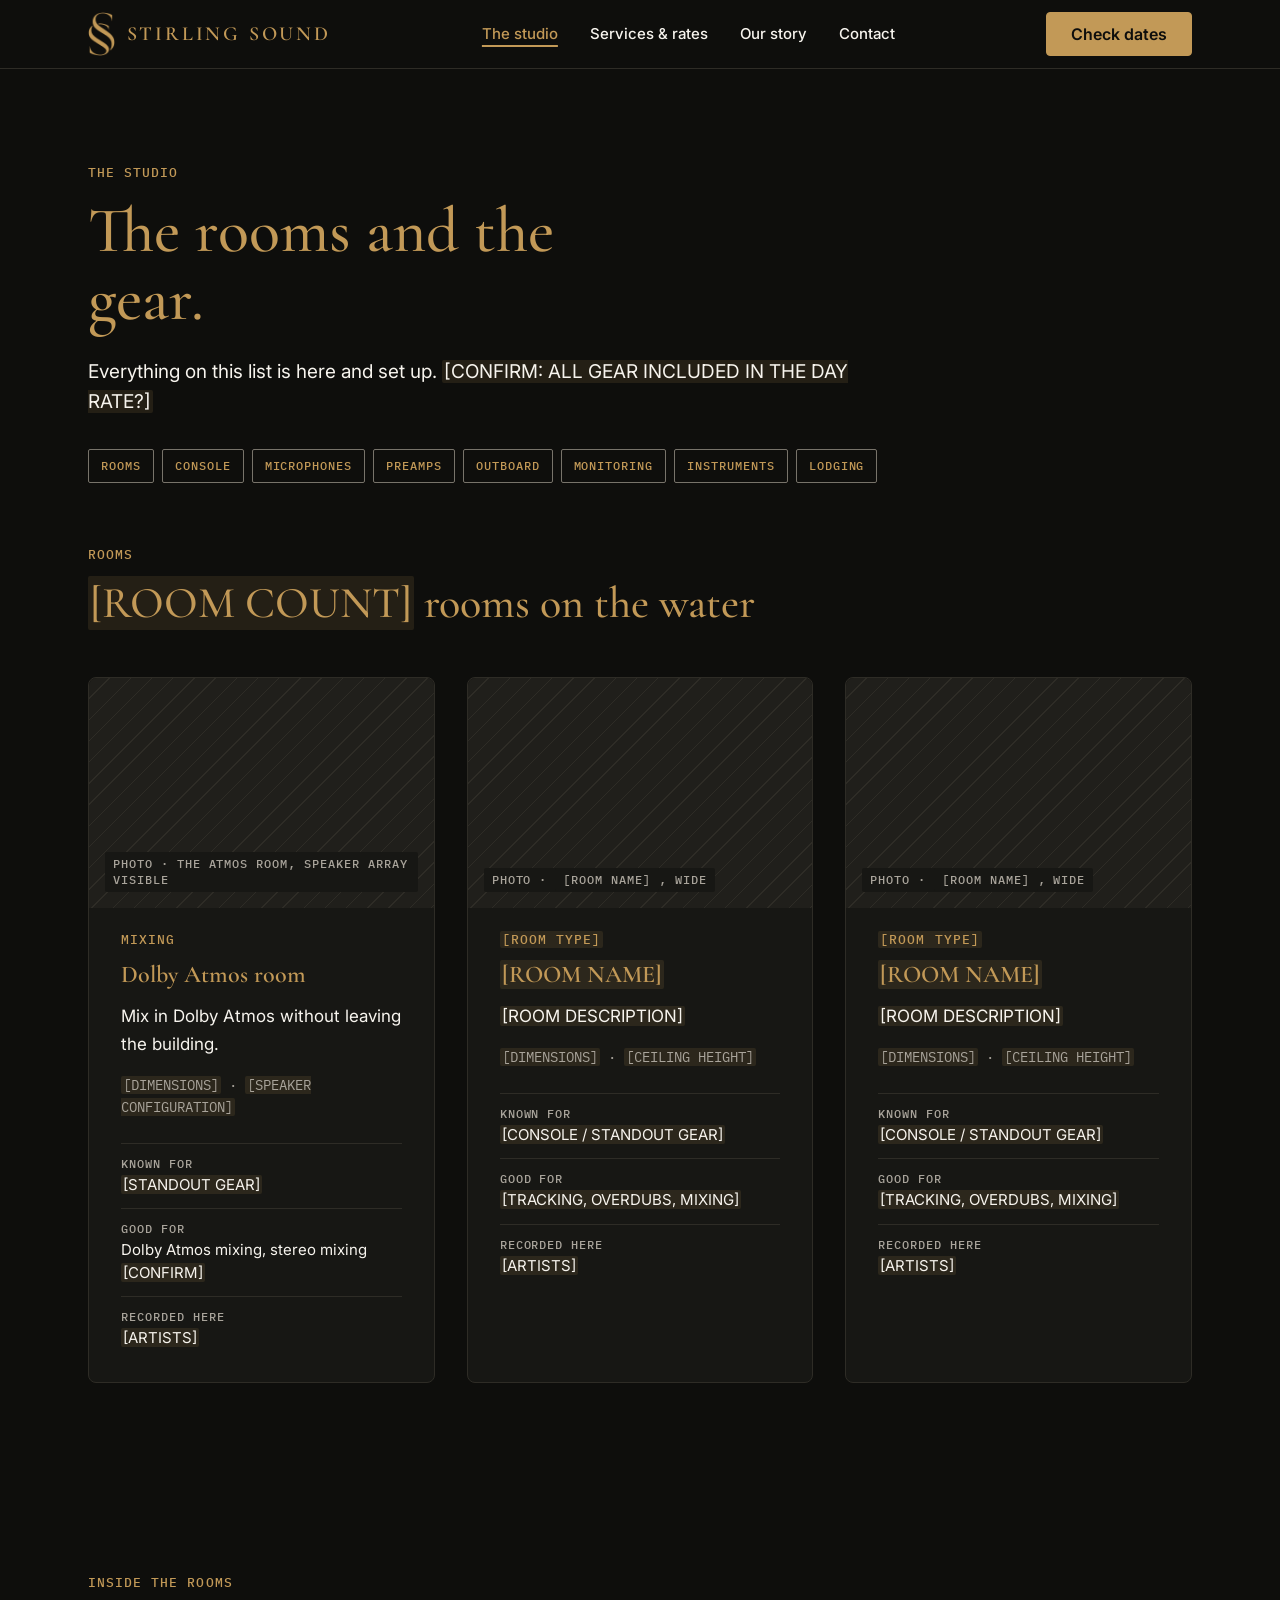
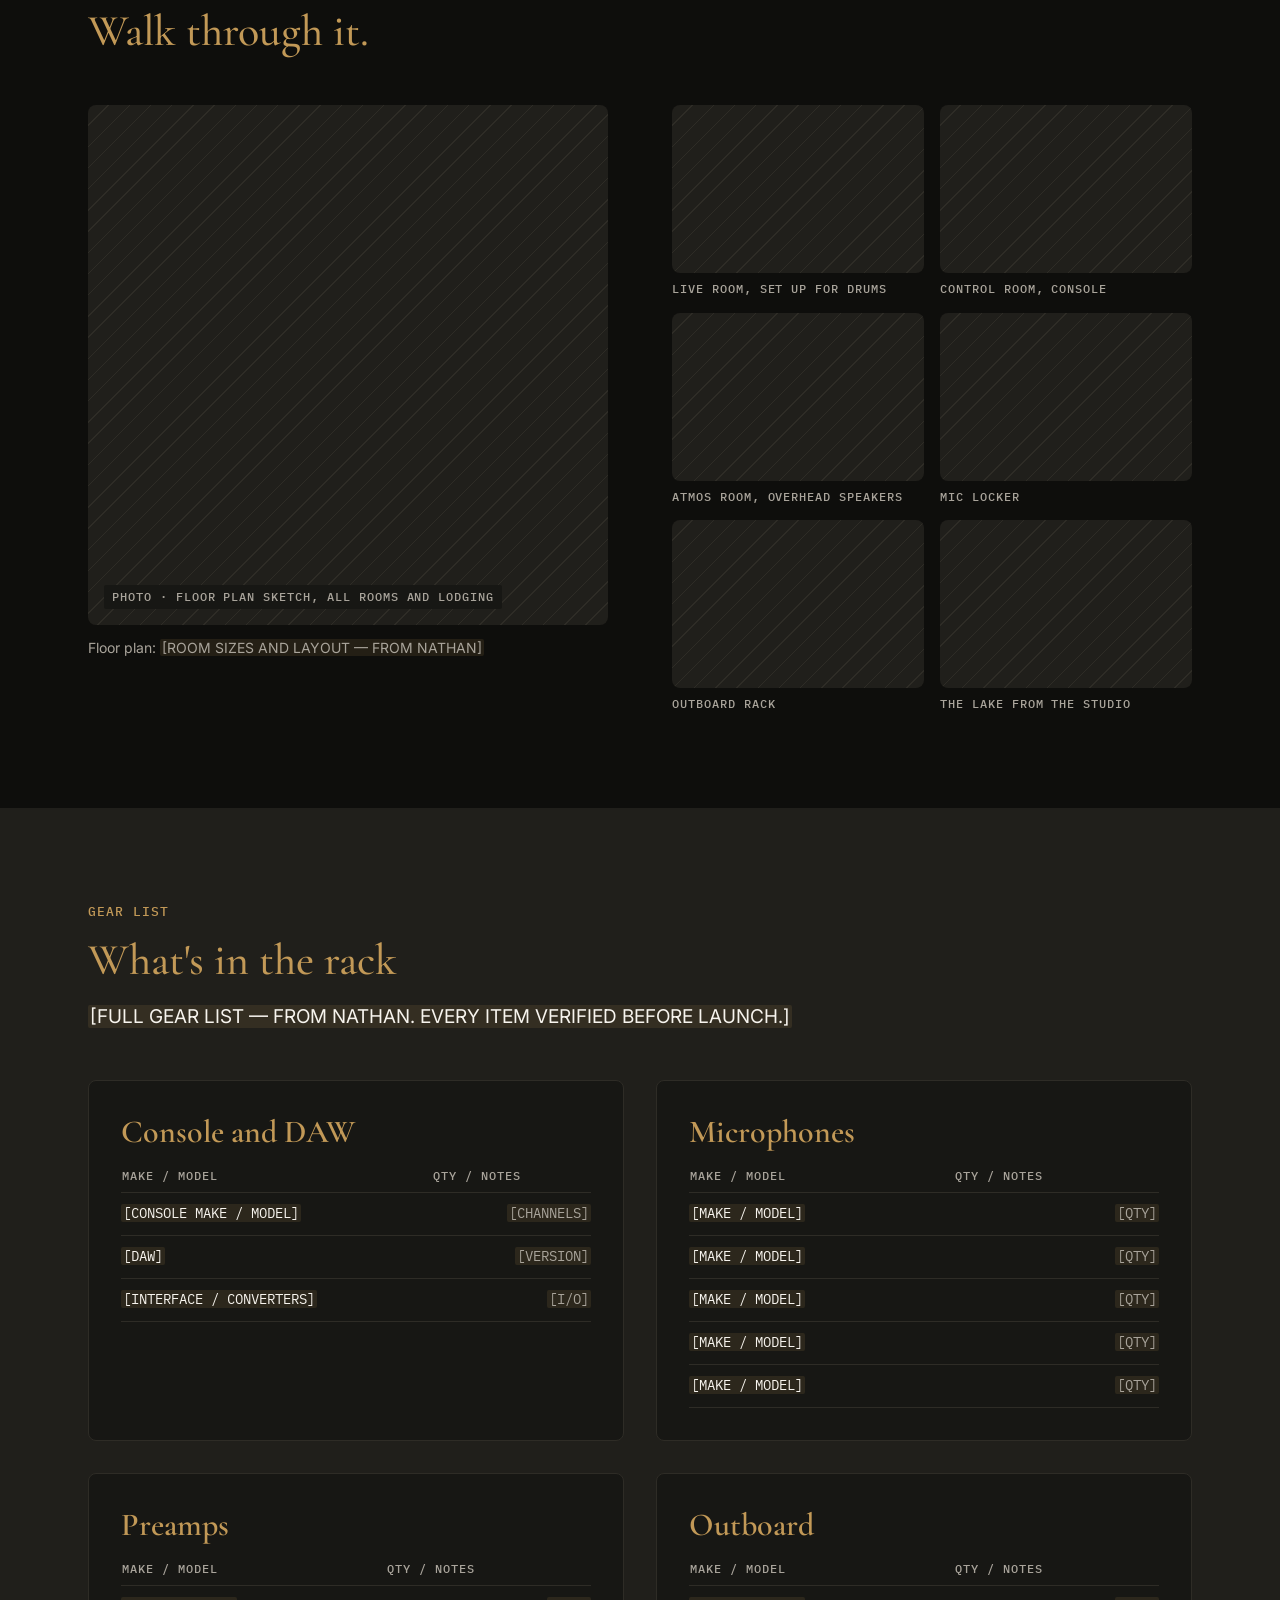
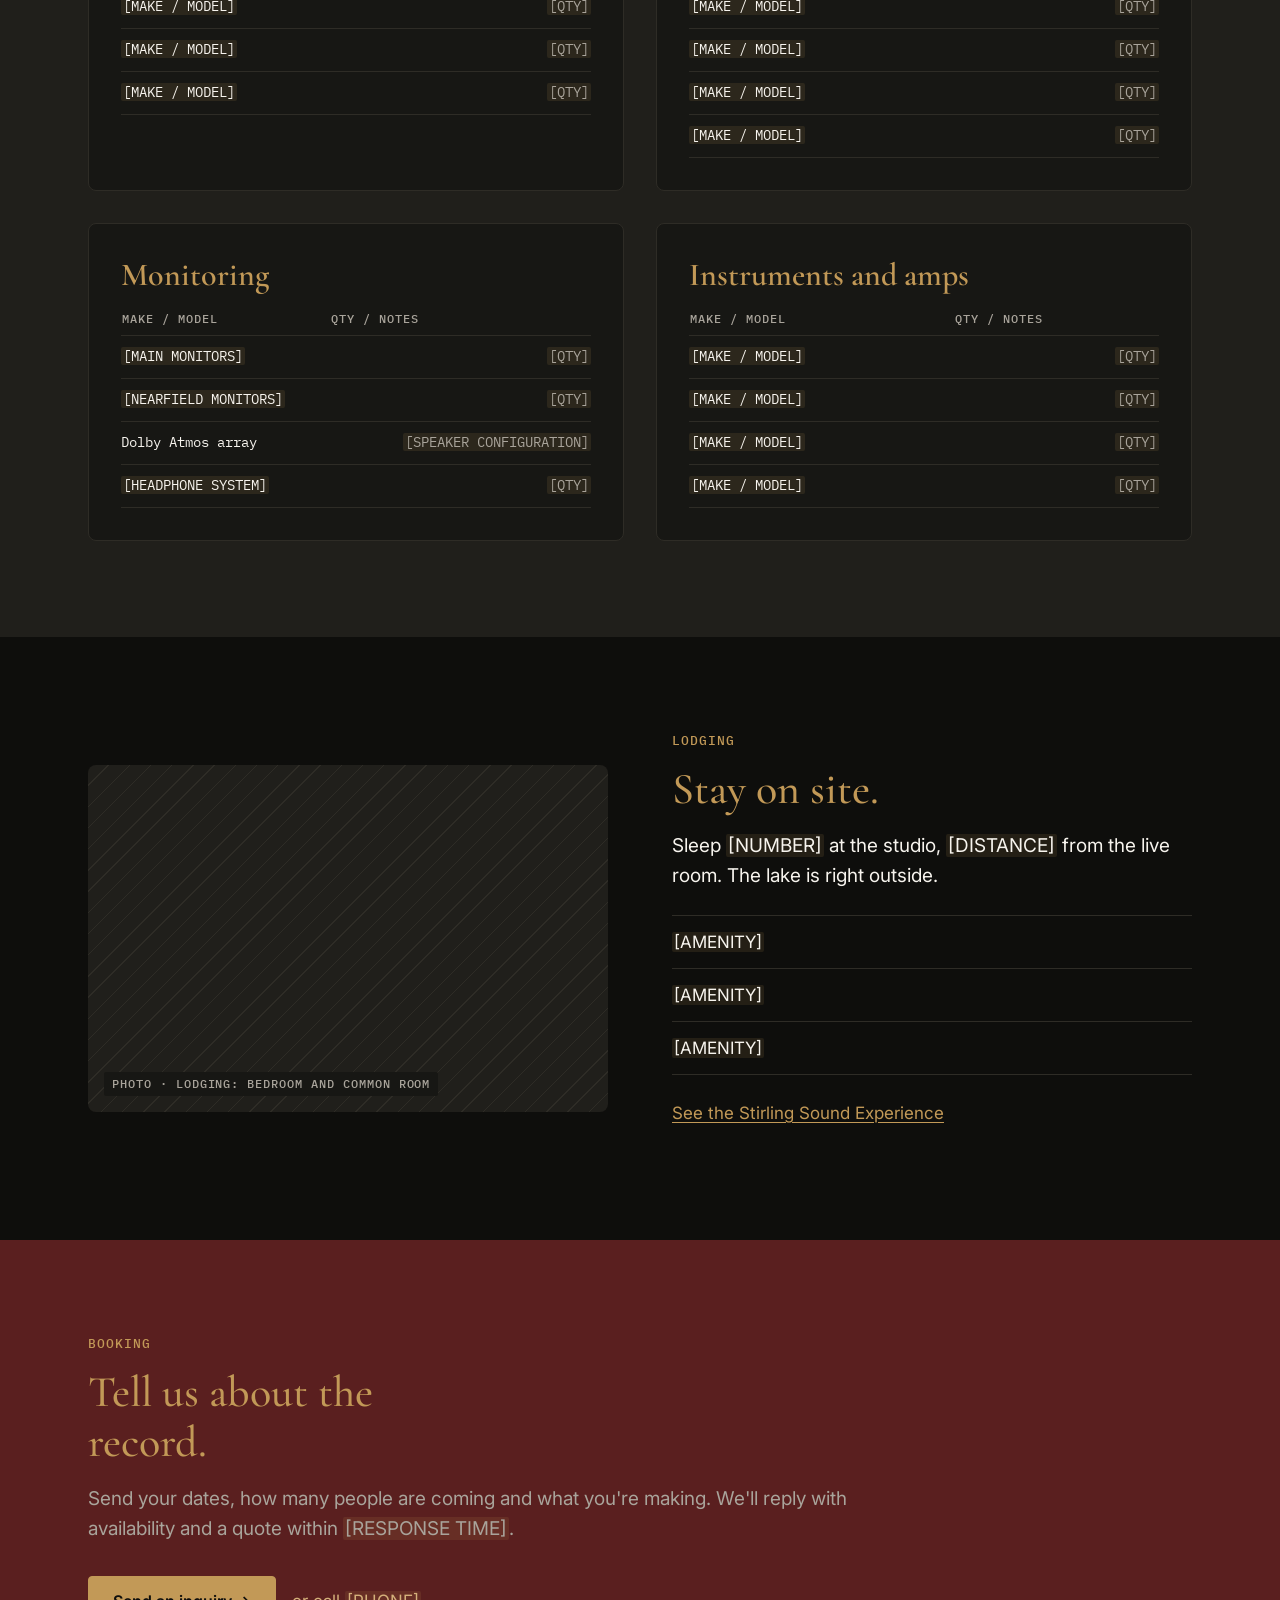
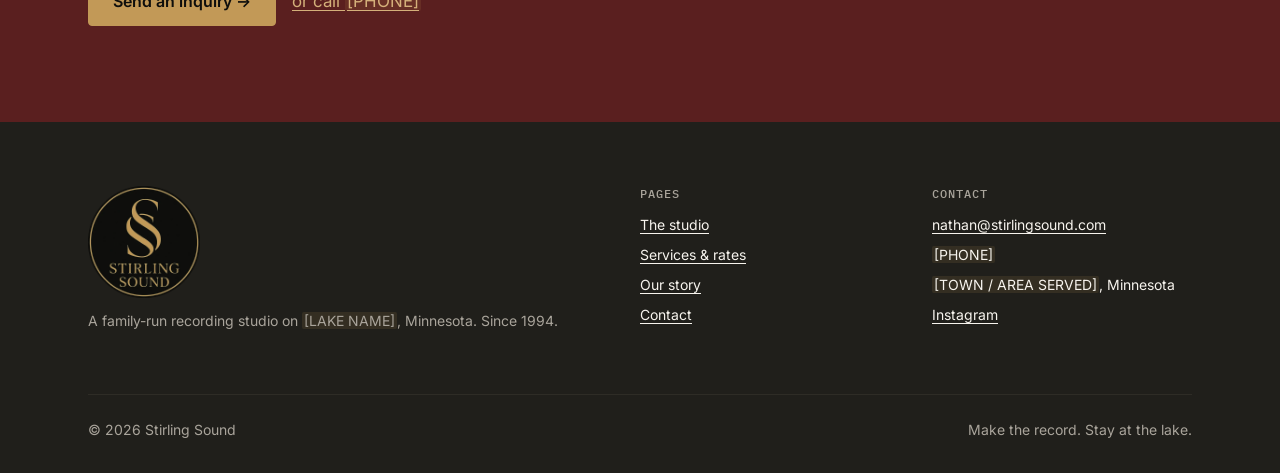
<file: gear.html>
<!doctype html>
<html lang="en">
<head>
<meta charset="utf-8">
<meta name="viewport" content="width=device-width, initial-scale=1">
<title>The studio and gear list | Stirling Sound</title>
<meta name="description" content="The rooms, the Dolby Atmos setup, the full gear list and lodging at Stirling Sound.">
<meta name="robots" content="noindex"><!-- remove at launch -->
<link rel="preconnect" href="https://fonts.googleapis.com">
<link rel="preconnect" href="https://fonts.gstatic.com" crossorigin>
<link href="https://fonts.googleapis.com/css2?family=Cormorant+Garamond:wght@500;600&family=IBM+Plex+Mono:wght@400;500&family=Inter:wght@400;500;600&display=swap" rel="stylesheet">
<link rel="icon" href="favicon.ico" sizes="48x48">
<link rel="icon" href="brand/favicon-32.png" type="image/png" sizes="32x32">
<link rel="apple-touch-icon" href="brand/apple-touch-icon.png">
<meta name="theme-color" content="#0E0E0C">
<link rel="stylesheet" href="css/tokens.css">
<link rel="stylesheet" href="css/base.css">
<link rel="stylesheet" href="css/site.css">
</head>
<body>
<a class="skip" href="#main">Skip to content</a>
<header class="site-header" data-theme="dark">
  <div class="container">
    <a class="wordmark" href="index.html"><img src="brand/monogram-gold.png" alt="" width="116" height="192"><span>Stirling Sound</span></a>
    <nav class="nav" aria-label="Main"><a href="gear.html" aria-current="page">The studio</a><a href="services.html">Services &amp; rates</a><a href="about.html">Our story</a><a href="contact.html">Contact</a></nav>
    <a class="btn header-cta" href="contact.html">Check dates</a>
    <details class="menu">
      <summary aria-label="Open menu">Menu</summary>
      <nav class="menu-panel" aria-label="Main (mobile)">
        <a href="index.html">Home</a><a href="gear.html" aria-current="page">The studio</a><a href="services.html">Services &amp; rates</a><a href="about.html">Our story</a><a href="contact.html">Contact</a>
        <a class="btn" href="contact.html">Check dates</a>
      </nav>
    </details>
  </div>
</header>
<main id="main">

<section class="page-hero">
  <div class="container">
    <p class="eyebrow">The studio</p>
    <h1>The rooms and the gear.</h1>
    <p class="lead">Everything on this list is here and set up. <span class="tbd">[CONFIRM: ALL GEAR INCLUDED IN THE DAY RATE?]</span></p>
    <nav class="gear-nav" aria-label="Jump to">
      <a href="#rooms">Rooms</a><a href="#console">Console</a><a href="#mics">Microphones</a><a href="#pres">Preamps</a><a href="#outboard">Outboard</a><a href="#monitoring">Monitoring</a><a href="#instruments">Instruments</a><a href="#lodging">Lodging</a>
    </nav>
  </div>
</section>

<section class="section" style="padding-top:0" id="rooms" aria-labelledby="rooms-title">
  <div class="container">
    <div class="section-head"><p class="eyebrow">Rooms</p><h2 id="rooms-title"><span class="tbd">[ROOM COUNT]</span> rooms on the water</h2></div>
    <div class="grid grid--3">
      <article class="card"><div class="ph " role="img" aria-label="Photo placeholder: The Atmos room, speaker array visible"><span>Photo · The Atmos room, speaker array visible</span></div><p class="eyebrow">Mixing</p><h4>Dolby Atmos room</h4><p>Mix in Dolby Atmos without leaving the building.</p><p class="spec muted"><span class="tbd">[DIMENSIONS]</span> · <span class="tbd">[SPEAKER CONFIGURATION]</span></p><dl class="room-facts"><div><dt>Known for</dt><dd><span class="tbd">[STANDOUT GEAR]</span></dd></div><div><dt>Good for</dt><dd>Dolby Atmos mixing, stereo mixing <span class="tbd">[CONFIRM]</span></dd></div><div><dt>Recorded here</dt><dd><span class="tbd">[ARTISTS]</span></dd></div></dl></article>
      <article class="card"><div class="ph " role="img" aria-label="Photo placeholder: [ROOM NAME], wide"><span>Photo · <span class="tbd">[ROOM NAME]</span>, wide</span></div><p class="eyebrow"><span class="tbd">[ROOM TYPE]</span></p><h4><span class="tbd">[ROOM NAME]</span></h4><p><span class="tbd">[ROOM DESCRIPTION]</span></p><p class="spec muted"><span class="tbd">[DIMENSIONS]</span> · <span class="tbd">[CEILING HEIGHT]</span></p><dl class="room-facts"><div><dt>Known for</dt><dd><span class="tbd">[CONSOLE / STANDOUT GEAR]</span></dd></div><div><dt>Good for</dt><dd><span class="tbd">[TRACKING, OVERDUBS, MIXING]</span></dd></div><div><dt>Recorded here</dt><dd><span class="tbd">[ARTISTS]</span></dd></div></dl></article>
      <article class="card"><div class="ph " role="img" aria-label="Photo placeholder: [ROOM NAME], wide"><span>Photo · <span class="tbd">[ROOM NAME]</span>, wide</span></div><p class="eyebrow"><span class="tbd">[ROOM TYPE]</span></p><h4><span class="tbd">[ROOM NAME]</span></h4><p><span class="tbd">[ROOM DESCRIPTION]</span></p><p class="spec muted"><span class="tbd">[DIMENSIONS]</span> · <span class="tbd">[CEILING HEIGHT]</span></p><dl class="room-facts"><div><dt>Known for</dt><dd><span class="tbd">[CONSOLE / STANDOUT GEAR]</span></dd></div><div><dt>Good for</dt><dd><span class="tbd">[TRACKING, OVERDUBS, MIXING]</span></dd></div><div><dt>Recorded here</dt><dd><span class="tbd">[ARTISTS]</span></dd></div></dl></article>
    </div>
  </div>
</section>

<section class="section" aria-labelledby="inside-title">
  <div class="container">
    <div class="section-head"><p class="eyebrow">Inside the rooms</p><h2 id="inside-title">Walk through it.</h2></div>
    <div class="split" style="align-items:start">
      <figure class="plan"><div class="ph ph--square" role="img" aria-label="Photo placeholder: Floor plan sketch, all rooms and lodging"><span>Photo · Floor plan sketch, all rooms and lodging</span></div><figcaption class="small muted">Floor plan: <span class="tbd">[ROOM SIZES AND LAYOUT — FROM NATHAN]</span></figcaption></figure>
      <ul class="gallery"><li><figure><div class="ph " role="img" aria-label="Photo placeholder: Live room, set up for drums"><span>Photo · Live room, set up for drums</span></div><figcaption class="label-sm">Live room, set up for drums</figcaption></figure></li><li><figure><div class="ph " role="img" aria-label="Photo placeholder: Control room, console"><span>Photo · Control room, console</span></div><figcaption class="label-sm">Control room, console</figcaption></figure></li><li><figure><div class="ph " role="img" aria-label="Photo placeholder: Atmos room, overhead speakers"><span>Photo · Atmos room, overhead speakers</span></div><figcaption class="label-sm">Atmos room, overhead speakers</figcaption></figure></li><li><figure><div class="ph " role="img" aria-label="Photo placeholder: Mic locker"><span>Photo · Mic locker</span></div><figcaption class="label-sm">Mic locker</figcaption></figure></li><li><figure><div class="ph " role="img" aria-label="Photo placeholder: Outboard rack"><span>Photo · Outboard rack</span></div><figcaption class="label-sm">Outboard rack</figcaption></figure></li><li><figure><div class="ph " role="img" aria-label="Photo placeholder: The lake from the studio"><span>Photo · The lake from the studio</span></div><figcaption class="label-sm">The lake from the studio</figcaption></figure></li></ul>
    </div>
  </div>
</section>

<section class="section section--alt" aria-labelledby="gear-title">
  <div class="container">
    <div class="section-head"><p class="eyebrow">Gear list</p><h2 id="gear-title">What's in the rack</h2><p class="lead"><span class="tbd">[FULL GEAR LIST — FROM NATHAN. EVERY ITEM VERIFIED BEFORE LAUNCH.]</span></p></div>
    <div class="grid grid--2">
      <article class="card gear-group" id="console"><h3>Console and DAW</h3>
      <table class="gear-table"><thead><tr><th scope="col">Make / model</th><th scope="col">Qty / notes</th></tr></thead><tbody><tr><td><span class="tbd">[CONSOLE MAKE / MODEL]</span></td><td><span class="tbd">[CHANNELS]</span></td></tr><tr><td><span class="tbd">[DAW]</span></td><td><span class="tbd">[VERSION]</span></td></tr><tr><td><span class="tbd">[INTERFACE / CONVERTERS]</span></td><td><span class="tbd">[I/O]</span></td></tr></tbody></table></article>
      <article class="card gear-group" id="mics"><h3>Microphones</h3>
      <table class="gear-table"><thead><tr><th scope="col">Make / model</th><th scope="col">Qty / notes</th></tr></thead><tbody><tr><td><span class="tbd">[MAKE / MODEL]</span></td><td><span class="tbd">[QTY]</span></td></tr><tr><td><span class="tbd">[MAKE / MODEL]</span></td><td><span class="tbd">[QTY]</span></td></tr><tr><td><span class="tbd">[MAKE / MODEL]</span></td><td><span class="tbd">[QTY]</span></td></tr><tr><td><span class="tbd">[MAKE / MODEL]</span></td><td><span class="tbd">[QTY]</span></td></tr><tr><td><span class="tbd">[MAKE / MODEL]</span></td><td><span class="tbd">[QTY]</span></td></tr></tbody></table></article>
      <article class="card gear-group" id="pres"><h3>Preamps</h3>
      <table class="gear-table"><thead><tr><th scope="col">Make / model</th><th scope="col">Qty / notes</th></tr></thead><tbody><tr><td><span class="tbd">[MAKE / MODEL]</span></td><td><span class="tbd">[QTY]</span></td></tr><tr><td><span class="tbd">[MAKE / MODEL]</span></td><td><span class="tbd">[QTY]</span></td></tr><tr><td><span class="tbd">[MAKE / MODEL]</span></td><td><span class="tbd">[QTY]</span></td></tr></tbody></table></article>
      <article class="card gear-group" id="outboard"><h3>Outboard</h3>
      <table class="gear-table"><thead><tr><th scope="col">Make / model</th><th scope="col">Qty / notes</th></tr></thead><tbody><tr><td><span class="tbd">[MAKE / MODEL]</span></td><td><span class="tbd">[QTY]</span></td></tr><tr><td><span class="tbd">[MAKE / MODEL]</span></td><td><span class="tbd">[QTY]</span></td></tr><tr><td><span class="tbd">[MAKE / MODEL]</span></td><td><span class="tbd">[QTY]</span></td></tr><tr><td><span class="tbd">[MAKE / MODEL]</span></td><td><span class="tbd">[QTY]</span></td></tr></tbody></table></article>
      <article class="card gear-group" id="monitoring"><h3>Monitoring</h3>
      <table class="gear-table"><thead><tr><th scope="col">Make / model</th><th scope="col">Qty / notes</th></tr></thead><tbody><tr><td><span class="tbd">[MAIN MONITORS]</span></td><td><span class="tbd">[QTY]</span></td></tr><tr><td><span class="tbd">[NEARFIELD MONITORS]</span></td><td><span class="tbd">[QTY]</span></td></tr><tr><td>Dolby Atmos array</td><td><span class="tbd">[SPEAKER CONFIGURATION]</span></td></tr><tr><td><span class="tbd">[HEADPHONE SYSTEM]</span></td><td><span class="tbd">[QTY]</span></td></tr></tbody></table></article>
      <article class="card gear-group" id="instruments"><h3>Instruments and amps</h3>
      <table class="gear-table"><thead><tr><th scope="col">Make / model</th><th scope="col">Qty / notes</th></tr></thead><tbody><tr><td><span class="tbd">[MAKE / MODEL]</span></td><td><span class="tbd">[QTY]</span></td></tr><tr><td><span class="tbd">[MAKE / MODEL]</span></td><td><span class="tbd">[QTY]</span></td></tr><tr><td><span class="tbd">[MAKE / MODEL]</span></td><td><span class="tbd">[QTY]</span></td></tr><tr><td><span class="tbd">[MAKE / MODEL]</span></td><td><span class="tbd">[QTY]</span></td></tr></tbody></table></article>
    </div>
  </div>
</section>

<section class="section" id="lodging" aria-labelledby="lodging-title">
  <div class="container split">
    <div class="ph " role="img" aria-label="Photo placeholder: Lodging: bedroom and common room"><span>Photo · Lodging: bedroom and common room</span></div>
    <div>
      <p class="eyebrow">Lodging</p>
      <h2 id="lodging-title">Stay on site.</h2>
      <p class="lead">Sleep <span class="tbd">[NUMBER]</span> at the studio, <span class="tbd">[DISTANCE]</span> from the live room. The lake is right outside.</p>
      <ul class="rule-list"><li><span class="tbd">[AMENITY]</span></li><li><span class="tbd">[AMENITY]</span></li><li><span class="tbd">[AMENITY]</span></li></ul>
      <p><a href="services.html#experience">See the Stirling Sound Experience</a></p>
    </div>
  </div>
</section>

<section class="section cta-band" data-theme="oxblood" aria-labelledby="cta-title">
  <div class="container">
    <p class="eyebrow">Booking</p>
    <h2 id="cta-title">Tell us about the record.</h2>
    <p class="lead">Send your dates, how many people are coming and what you're making. We'll reply with availability and a quote within <span class="tbd">[RESPONSE TIME]</span>.</p>
    <div class="btn-row"><a class="btn" href="contact.html">Send an inquiry &rarr;</a><a href="tel:+1[PHONE]">or call <span class="tbd">[PHONE]</span></a></div>
  </div>
</section>
</main>
<footer class="site-footer">
  <div class="container">
    <div class="footer-grid">
      <div class="footer-brand">
        <a href="index.html"><img class="logo-badge" src="brand/logo-badge.webp" alt="Stirling Sound" width="480" height="480" loading="lazy"></a>
        <p>A family-run recording studio on <span class="tbd">[LAKE NAME]</span>, Minnesota. Since 1994.</p>
      </div>
      <div>
        <h2>Pages</h2>
        <ul><li><a href="gear.html">The studio</a></li><li><a href="services.html">Services &amp; rates</a></li><li><a href="about.html">Our story</a></li><li><a href="contact.html">Contact</a></li></ul>
      </div>
      <div>
        <h2>Contact</h2>
        <ul>
          <li><a href="mailto:nathan@stirlingsound.com?subject=Studio%20Inquiry">nathan@stirlingsound.com</a></li>
          <li><span class="tbd">[PHONE]</span></li>
          <li><span class="tbd">[TOWN / AREA SERVED]</span>, Minnesota</li>
          <li><a href="https://www.instagram.com/stirlingsound/">Instagram</a></li>
        </ul>
      </div>
    </div>
    <div class="footer-base"><span>&copy; 2026 Stirling Sound</span><span>Make the record. Stay at the lake.</span></div>
  </div>
</footer>

</body>
</html>
</file>
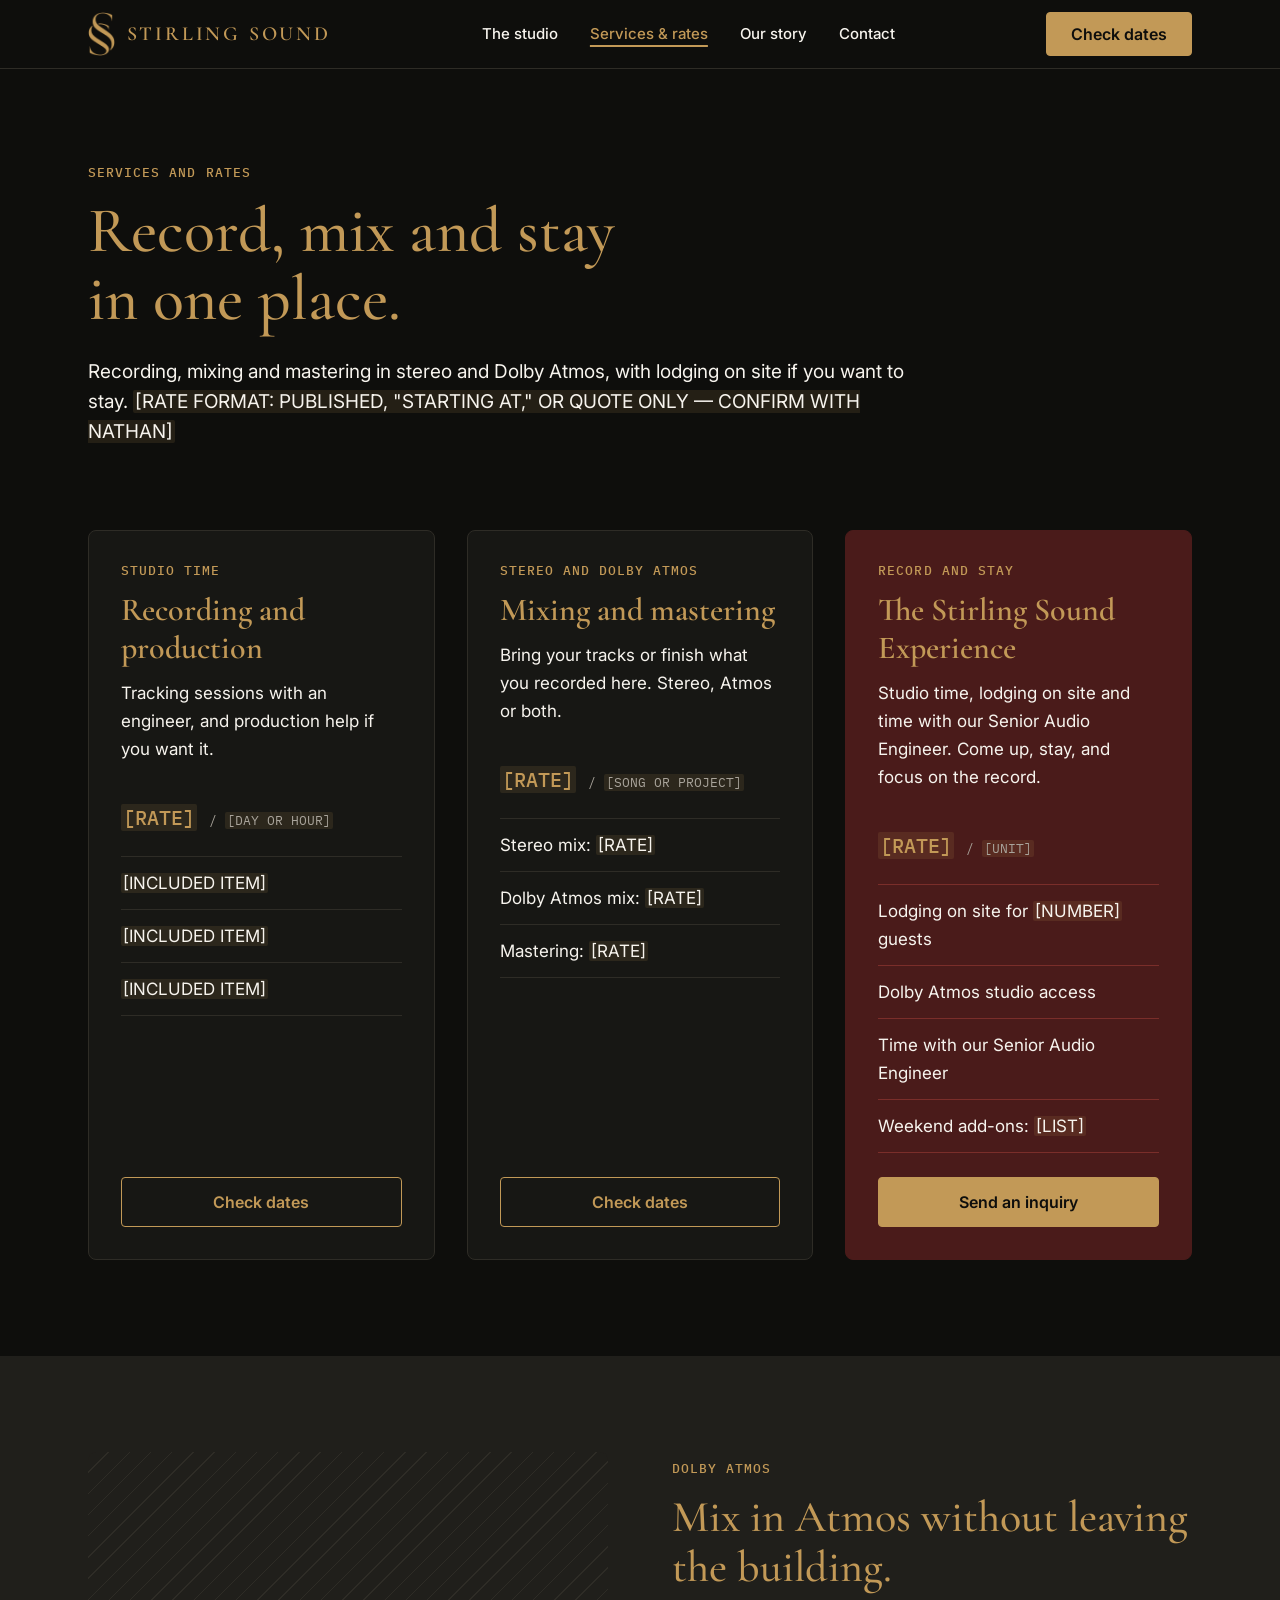
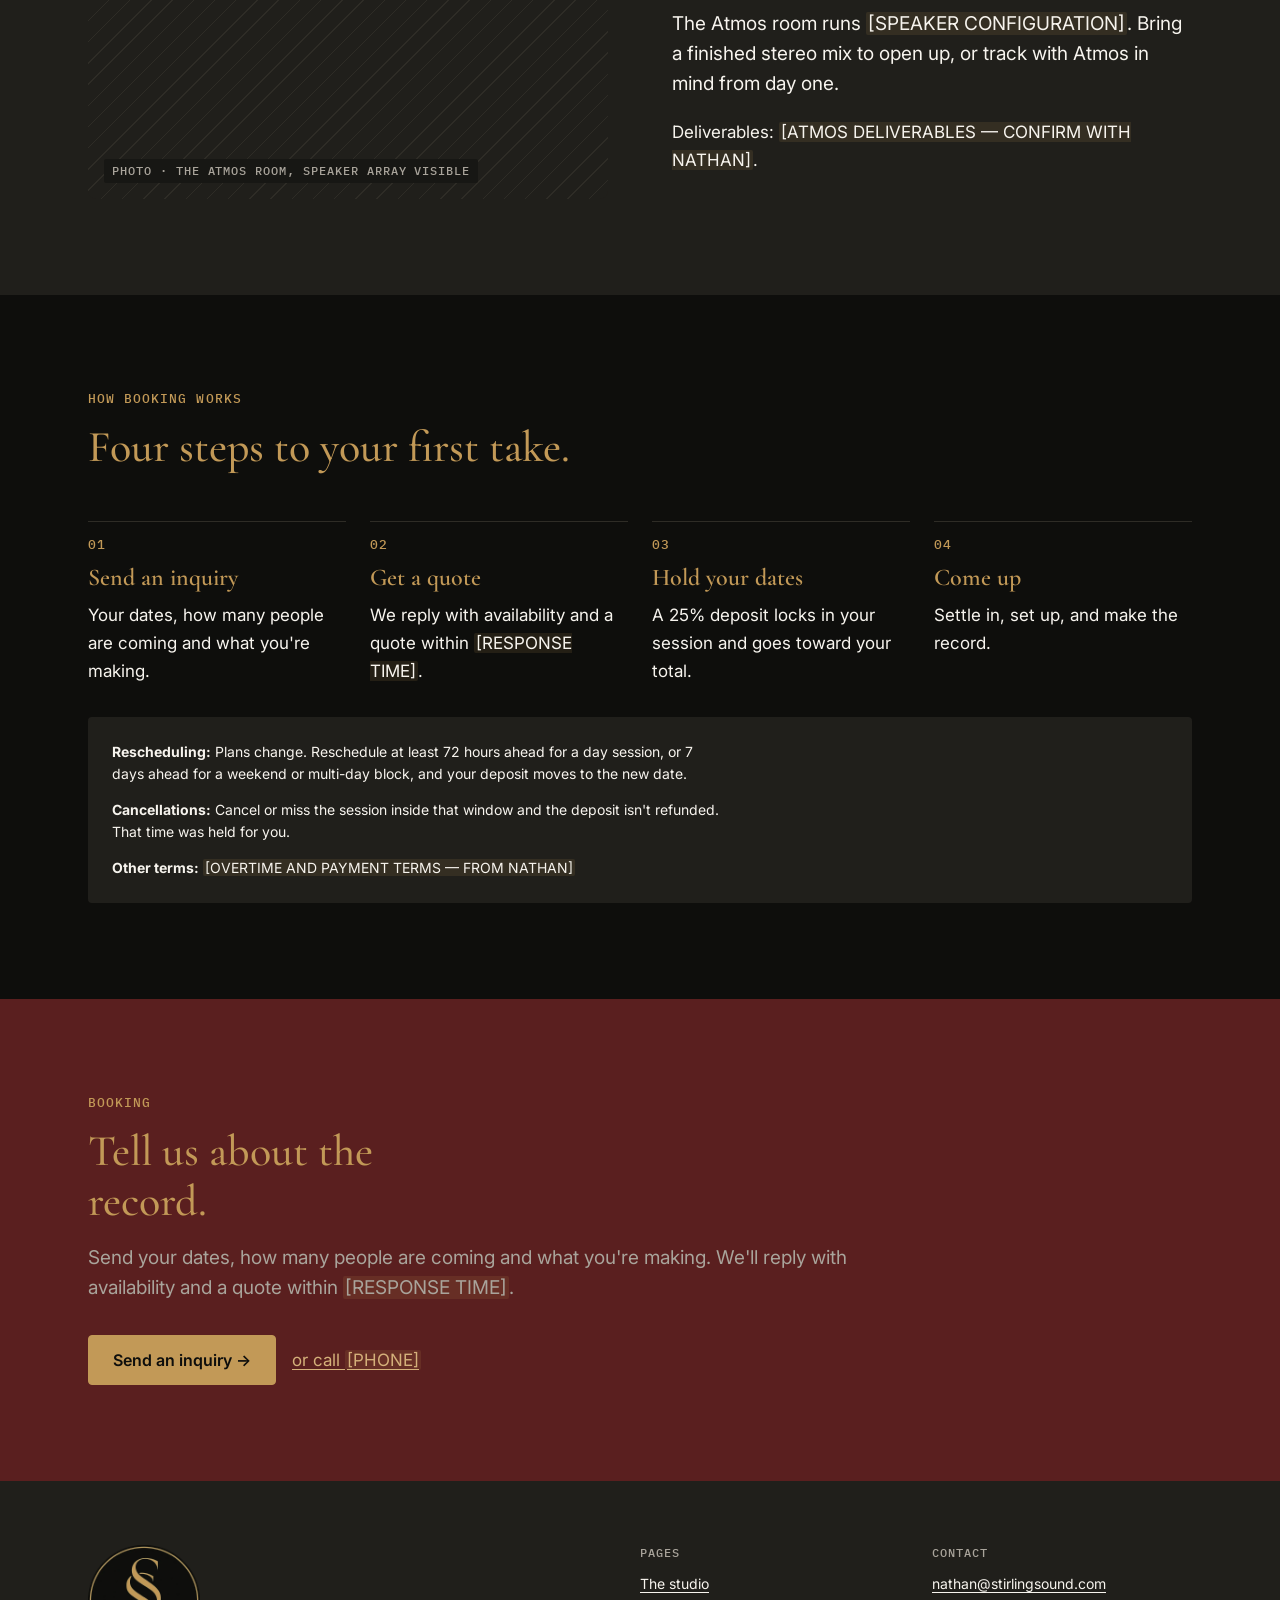
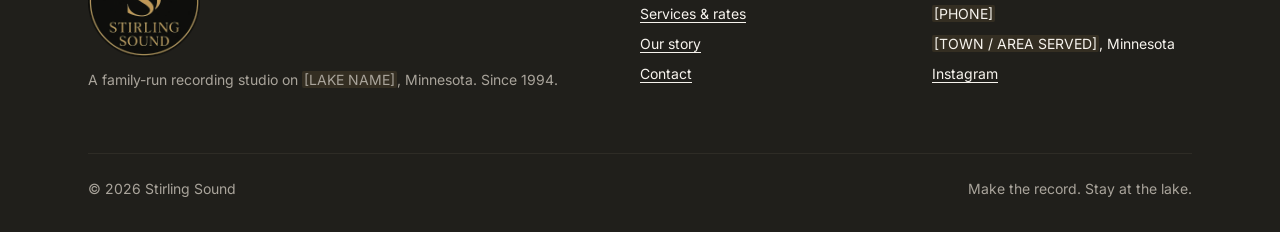
<file: services.html>
<!doctype html>
<html lang="en">
<head>
<meta charset="utf-8">
<meta name="viewport" content="width=device-width, initial-scale=1">
<title>Services and rates | Stirling Sound</title>
<meta name="description" content="Recording, mixing and mastering in stereo and Dolby Atmos, plus the Stirling Sound Experience with lodging on site.">
<meta name="robots" content="noindex"><!-- remove at launch -->
<link rel="preconnect" href="https://fonts.googleapis.com">
<link rel="preconnect" href="https://fonts.gstatic.com" crossorigin>
<link href="https://fonts.googleapis.com/css2?family=Cormorant+Garamond:wght@500;600&family=IBM+Plex+Mono:wght@400;500&family=Inter:wght@400;500;600&display=swap" rel="stylesheet">
<link rel="icon" href="favicon.ico" sizes="48x48">
<link rel="icon" href="brand/favicon-32.png" type="image/png" sizes="32x32">
<link rel="apple-touch-icon" href="brand/apple-touch-icon.png">
<meta name="theme-color" content="#0E0E0C">
<link rel="stylesheet" href="css/tokens.css">
<link rel="stylesheet" href="css/base.css">
<link rel="stylesheet" href="css/site.css">
</head>
<body>
<a class="skip" href="#main">Skip to content</a>
<header class="site-header" data-theme="dark">
  <div class="container">
    <a class="wordmark" href="index.html"><img src="brand/monogram-gold.png" alt="" width="116" height="192"><span>Stirling Sound</span></a>
    <nav class="nav" aria-label="Main"><a href="gear.html">The studio</a><a href="services.html" aria-current="page">Services &amp; rates</a><a href="about.html">Our story</a><a href="contact.html">Contact</a></nav>
    <a class="btn header-cta" href="contact.html">Check dates</a>
    <details class="menu">
      <summary aria-label="Open menu">Menu</summary>
      <nav class="menu-panel" aria-label="Main (mobile)">
        <a href="index.html">Home</a><a href="gear.html">The studio</a><a href="services.html" aria-current="page">Services &amp; rates</a><a href="about.html">Our story</a><a href="contact.html">Contact</a>
        <a class="btn" href="contact.html">Check dates</a>
      </nav>
    </details>
  </div>
</header>
<main id="main">

<section class="page-hero">
  <div class="container">
    <p class="eyebrow">Services and rates</p>
    <h1>Record, mix and stay in one place.</h1>
    <p class="lead">Recording, mixing and mastering in stereo and Dolby Atmos, with lodging on site if you want to stay. <span class="tbd">[RATE FORMAT: PUBLISHED, "STARTING AT," OR QUOTE ONLY — CONFIRM WITH NATHAN]</span></p>
  </div>
</section>

<section class="section" style="padding-top:0" aria-label="Packages">
  <div class="container grid grid--3">
    <article class="card card--flex" id="recording">
      <p class="eyebrow">Studio time</p>
      <h3>Recording and production</h3>
      <p>Tracking sessions with an engineer, and production help if you want it.</p>
      <p class="rate"><span class="tbd">[RATE]</span> <small>/ <span class="tbd">[DAY OR HOUR]</span></small></p>
      <ul class="rule-list"><li><span class="tbd">[INCLUDED ITEM]</span></li><li><span class="tbd">[INCLUDED ITEM]</span></li><li><span class="tbd">[INCLUDED ITEM]</span></li></ul>
      <a class="btn btn--secondary btn--block" href="contact.html">Check dates</a>
    </article>
    <article class="card card--flex" id="mixing">
      <p class="eyebrow">Stereo and Dolby Atmos</p>
      <h3>Mixing and mastering</h3>
      <p>Bring your tracks or finish what you recorded here. Stereo, Atmos or both.</p>
      <p class="rate"><span class="tbd">[RATE]</span> <small>/ <span class="tbd">[SONG OR PROJECT]</span></small></p>
      <ul class="rule-list"><li>Stereo mix: <span class="tbd">[RATE]</span></li><li>Dolby Atmos mix: <span class="tbd">[RATE]</span></li><li>Mastering: <span class="tbd">[RATE]</span></li></ul>
      <a class="btn btn--secondary btn--block" href="contact.html">Check dates</a>
    </article>
    <article class="card card--flex card--feature" id="experience" data-theme="oxblood">
      <p class="eyebrow">Record and stay</p>
      <h3>The Stirling Sound Experience</h3>
      <p>Studio time, lodging on site and time with our Senior Audio Engineer. Come up, stay, and focus on the record.</p>
      <p class="rate"><span class="tbd">[RATE]</span> <small>/ <span class="tbd">[UNIT]</span></small></p>
      <ul class="rule-list"><li>Lodging on site for <span class="tbd">[NUMBER]</span> guests</li><li>Dolby Atmos studio access</li><li>Time with our Senior Audio Engineer</li><li>Weekend add-ons: <span class="tbd">[LIST]</span></li></ul>
      <a class="btn btn--block" href="contact.html">Send an inquiry</a>
    </article>
  </div>
</section>

<section class="section section--alt" aria-labelledby="atmos-title">
  <div class="container split">
    <div class="ph " role="img" aria-label="Photo placeholder: The Atmos room, speaker array visible"><span>Photo · The Atmos room, speaker array visible</span></div>
    <div>
      <p class="eyebrow">Dolby Atmos</p>
      <h2 id="atmos-title">Mix in Atmos without leaving the building.</h2>
      <p class="lead">The Atmos room runs <span class="tbd">[SPEAKER CONFIGURATION]</span>. Bring a finished stereo mix to open up, or track with Atmos in mind from day one.</p>
      <p>Deliverables: <span class="tbd">[ATMOS DELIVERABLES — CONFIRM WITH NATHAN]</span>.</p>
    </div>
  </div>
</section>

<section class="section" aria-labelledby="how-title">
  <div class="container">
    <div class="section-head">
      <p class="eyebrow">How booking works</p>
      <h2 id="how-title">Four steps to your first take.</h2>
    </div>
    <ol class="steps">
      <li><h3>Send an inquiry</h3><p>Your dates, how many people are coming and what you're making.</p></li>
      <li><h3>Get a quote</h3><p>We reply with availability and a quote within <span class="tbd">[RESPONSE TIME]</span>.</p></li>
      <!-- PENDING NATHAN APPROVAL: deposit policy (see docs/PLAN.md, question 14) -->
      <li><h3>Hold your dates</h3><p>A 25% deposit locks in your session and goes toward your total.</p></li>
      <li><h3>Come up</h3><p>Settle in, set up, and make the record.</p></li>
    </ol>
    <!-- PENDING NATHAN APPROVAL: deposit and cancellation policy -->
    <div class="note" id="policies">
      <p class="small"><strong>Rescheduling:</strong> Plans change. Reschedule at least 72 hours ahead for a day session, or 7 days ahead for a weekend or multi-day block, and your deposit moves to the new date.</p>
      <p class="small"><strong>Cancellations:</strong> Cancel or miss the session inside that window and the deposit isn't refunded. That time was held for you.</p>
      <p class="small"><strong>Other terms:</strong> <span class="tbd">[OVERTIME AND PAYMENT TERMS — FROM NATHAN]</span></p>
    </div>
  </div>
</section>

<section class="section cta-band" data-theme="oxblood" aria-labelledby="cta-title">
  <div class="container">
    <p class="eyebrow">Booking</p>
    <h2 id="cta-title">Tell us about the record.</h2>
    <p class="lead">Send your dates, how many people are coming and what you're making. We'll reply with availability and a quote within <span class="tbd">[RESPONSE TIME]</span>.</p>
    <div class="btn-row"><a class="btn" href="contact.html">Send an inquiry &rarr;</a><a href="tel:+1[PHONE]">or call <span class="tbd">[PHONE]</span></a></div>
  </div>
</section>
</main>
<footer class="site-footer">
  <div class="container">
    <div class="footer-grid">
      <div class="footer-brand">
        <a href="index.html"><img class="logo-badge" src="brand/logo-badge.webp" alt="Stirling Sound" width="480" height="480" loading="lazy"></a>
        <p>A family-run recording studio on <span class="tbd">[LAKE NAME]</span>, Minnesota. Since 1994.</p>
      </div>
      <div>
        <h2>Pages</h2>
        <ul><li><a href="gear.html">The studio</a></li><li><a href="services.html">Services &amp; rates</a></li><li><a href="about.html">Our story</a></li><li><a href="contact.html">Contact</a></li></ul>
      </div>
      <div>
        <h2>Contact</h2>
        <ul>
          <li><a href="mailto:nathan@stirlingsound.com?subject=Studio%20Inquiry">nathan@stirlingsound.com</a></li>
          <li><span class="tbd">[PHONE]</span></li>
          <li><span class="tbd">[TOWN / AREA SERVED]</span>, Minnesota</li>
          <li><a href="https://www.instagram.com/stirlingsound/">Instagram</a></li>
        </ul>
      </div>
    </div>
    <div class="footer-base"><span>&copy; 2026 Stirling Sound</span><span>Make the record. Stay at the lake.</span></div>
  </div>
</footer>

</body>
</html>
</file>
<file: css/tokens.css>
/* ==========================================================================
   Stirling Sound — tokens.css
   Brand tokens for stirlingsound.com (plain HTML/CSS).
   Load fonts first, in <head>:
   <link rel="preconnect" href="https://fonts.googleapis.com">
   <link rel="preconnect" href="https://fonts.gstatic.com" crossorigin>
   <link href="https://fonts.googleapis.com/css2?family=Cormorant+Garamond:wght@500;600&family=IBM+Plex+Mono:wght@400;500&family=Inter:wght@400;500;600&display=swap" rel="stylesheet">
   ========================================================================== */

:root {
  /* ---- Palette (raw) — sampled from the Stirling Sound logo ---------- */
  --black-950: #0E0E0C;  /* logo field: warm near-black (anchor) */
  --black-900: #171714;  /* raised surfaces on black */
  --black-800: #201F1B;  /* alternate dark ground / hover */
  --black-line: #2E2C26; /* hairlines on black (decorative) */
  --gold-500: #C29957;   /* logo gold: accent + CTA on dark ONLY */
  --gold-300: #D4B07A;   /* gold hover / focus on dark */
  --gold-700: #7E6130;   /* deep gold: accent text on light (AA) */
  --ivory-50: #F7F4EE;   /* page background */
  --ivory-100: #ECE6DB;  /* alternate light section */
  --paper: #FFFFFF;      /* cards, fields */
  --ink-900: #1A1916;    /* body text on light */
  --stone-600: #5B5850;  /* secondary text on light */
  --fog-300: #A9A49B;    /* secondary text on black */
  --line-200: #D9D2C5;   /* hairlines on light (decorative) */
  --steel-400: #7D7A72;  /* field borders on light (3:1+) */
  --steel-300: #77736A;  /* field borders on black (3:1+) */
  --oxblood-900: #3D1515; /* tertiary: deep bands (Our Story, Atmos feature) */
  --oxblood-800: #4A1B1A; /* tertiary: raised surfaces on oxblood */
  --oxblood-700: #5A1F1F; /* tertiary: main blocks / hover ground */
  --oxblood-500: #7A2E2A; /* tertiary: decorative highlight only, never text ground */
  --oxblood-line: #6B2B28; /* hairlines on oxblood (decorative) */
  --red-600: #A3261F;
  --red-300: #F0907F;
  --green-600: #2F6B45;
  --green-300: #86C9A0;

  /* ---- Semantic (default: dark, "control room") ---------------------
     60-30-10: black shades are the 60 (page, surfaces, panels), oxblood
     bands are the 30 (data-theme="oxblood"), gold is the 10 (CTAs, links,
     headings). Ivory sections are still available via data-theme="light". */
  color-scheme: dark;
  --color-bg: var(--black-950);
  --color-surface: var(--black-900);
  --color-surface-alt: var(--black-800);
  --color-text: var(--ivory-50);              /* 17.6:1 on 950, 15.0:1 on 800 */
  --color-text-muted: var(--fog-300);         /* 7.8:1 on 950, 6.7:1 on 800 */
  --color-heading: var(--gold-500);           /* 7.4:1 on 950, 6.3:1 on 800 */
  --color-accent: var(--gold-500);
  --color-cta-bg: var(--gold-500);
  --color-cta-bg-hover: var(--gold-300);
  --color-cta-text: var(--black-950);         /* 7.4:1 on gold */
  --color-link: var(--gold-500);
  --color-line: var(--black-line);
  --color-field-border: var(--steel-300);     /* 3.8:1 on 900, 3.5:1 on 800 */
  --color-focus: var(--gold-300);
  --color-error: var(--red-300);
  --color-success: var(--green-300);

  /* ---- Type ----------------------------------------------------------- */
  --font-serif: "Cormorant Garamond", Garamond, Georgia, "Times New Roman", serif;
  --font-sans: "Inter", system-ui, -apple-system, "Segoe UI", Roboto, sans-serif;
  --font-mono: "IBM Plex Mono", ui-monospace, Menlo, Consolas, monospace;

  /* Mobile-first sizes (under 768px) */
  --fs-h1: 2.5rem;     --lh-h1: 1.1;    /* 40/44 */
  --fs-h2: 2rem;       --lh-h2: 1.1875; /* 32/38 */
  --fs-h3: 1.625rem;   --lh-h3: 1.23;   /* 26/32 */
  --fs-h4: 1.3125rem;  --lh-h4: 1.33;   /* 21/28 */
  --fs-h5: 1.125rem;   --lh-h5: 1.44;   /* 18/26 */
  --fs-h6: 1rem;       --lh-h6: 1.5;    /* 16/24 */
  --fs-body-lg: 1.125rem; --lh-body-lg: 1.56; /* 18/28 */
  --fs-body: 1rem;     --lh-body: 1.625;      /* 16/26 */
  --fs-small: 0.875rem; --lh-small: 1.57;     /* 14/22 */
  --fs-label: 0.8125rem; --lh-label: 1.23;    /* 13/16 */
  --fs-label-sm: 0.75rem;                     /* 12/16 */
  --fs-spec: 0.875rem; --lh-spec: 1.57;       /* 14/22 */

  --fw-regular: 400;
  --fw-medium: 500;
  --fw-semibold: 600;
  --tracking-display: 0;
  --tracking-caps: 0.14em;  /* spaced capitals, as in the logo wordmark */
  --tracking-label: 0.08em;

  /* ---- Space, radius, layout ----------------------------------------- */
  --space-1: 4px;  --space-2: 8px;  --space-3: 12px; --space-4: 16px;
  --space-5: 24px; --space-6: 32px; --space-7: 48px; --space-8: 64px;
  --space-9: 96px; --space-10: 128px;

  --radius-sm: 2px;    /* tags */
  --radius-md: 4px;    /* buttons, fields */
  --radius-lg: 8px;    /* cards, framed photos */
  --radius-pill: 999px; /* status pills only */

  --container-max: 1200px;
  --container-wide: 1440px;
  --measure: 68ch;
  --gutter: 20px;
  --section-pad: var(--space-8);

  --shadow-card: 0 1px 2px rgba(14, 14, 12, 0.06), 0 8px 24px rgba(14, 14, 12, 0.10);
  --focus-ring: 2px solid var(--color-focus);
  --focus-offset: 2px;
  --ease: cubic-bezier(0.2, 0, 0, 1);
  --duration: 160ms;
}

/* Desktop sizes (768px and up) */
@media (min-width: 768px) {
  :root {
    --fs-h1: 4rem;       --lh-h1: 1.0625; /* 64/68 */
    --fs-h2: 2.75rem;    --lh-h2: 1.136;  /* 44/50 */
    --fs-h3: 2rem;       --lh-h3: 1.1875; /* 32/38 */
    --fs-h4: 1.5rem;     --lh-h4: 1.25;   /* 24/30 */
    --fs-h5: 1.25rem;    --lh-h5: 1.4;    /* 20/28 */
    --fs-body-lg: 1.1875rem; --lh-body-lg: 1.58; /* 19/30 */
    --fs-body: 1.0625rem;    --lh-body: 1.65;    /* 17/28 */
    --gutter: 48px;
    --section-pad: var(--space-9);
  }
}

/* Black sections: data-theme="dark" (or .section--dark) matches the page
   default; kept so the header and older markup stay explicit.
   "lake" is kept as an alias. */
[data-theme="dark"],
.section--dark,
[data-theme="lake"],
.section--lake {
  --color-bg: var(--black-950);
  --color-surface: var(--black-900);
  --color-surface-alt: var(--black-800);
  background: var(--color-bg);
  color: var(--color-text);
}

/* Ivory sections (optional): data-theme="light" for a long-read block.
   Logo gold is never text here (2.4:1); accents use gold-700. */
[data-theme="light"],
.section--light {
  color-scheme: light;
  --color-bg: var(--ivory-50);
  --color-surface: var(--paper);
  --color-surface-alt: var(--ivory-100);
  --color-text: var(--ink-900);               /* 16.0:1 on ivory */
  --color-text-muted: var(--stone-600);       /* 6.5:1 on ivory */
  --color-heading: var(--black-950);          /* 17.6:1 on ivory */
  --color-accent: var(--gold-700);            /* 5.3:1 on ivory, 4.7:1 on ivory-100 */
  --color-cta-bg: var(--black-950);
  --color-cta-bg-hover: var(--black-800);
  --color-cta-text: var(--gold-500);          /* 7.4:1 on black */
  --color-link: var(--black-950);
  --color-line: var(--line-200);
  --color-field-border: var(--steel-400);     /* 3.9:1 on ivory */
  --color-focus: var(--gold-700);             /* 5.3:1 on ivory */
  --color-error: var(--red-600);
  --color-success: var(--green-600);
  background: var(--color-bg);
  color: var(--color-text);
}

/* Oxblood sections (the 30): add data-theme="oxblood" to a full-width band
   or a feature card. The band sits on oxblood-700 so it reads against black
   (1.5:1 ground shift); panels inside step down to 800/900. Never two oxblood
   bands in a row.
   Contrast (WCAG): ivory text 14.5:1 on 900, 11.6:1 on 700; gold-500 6.1:1
   on 900, 4.8:1 on 700; fog-300 6.4:1 / 5.1:1. Field borders use fog-300
   (steel-300 drops below 3:1 on oxblood-700). */
[data-theme="oxblood"],
.section--oxblood {
  --color-bg: var(--oxblood-700);
  --color-surface: var(--oxblood-800);
  --color-surface-alt: var(--oxblood-900);
  --color-text: var(--ivory-50);
  --color-text-muted: var(--fog-300);
  --color-heading: var(--gold-500);
  --color-accent: var(--gold-500);
  --color-cta-bg: var(--gold-500);
  --color-cta-bg-hover: var(--gold-300);
  --color-cta-text: var(--black-950);
  --color-link: var(--gold-300);              /* 6.2:1 on 700 */
  --color-line: var(--oxblood-500);
  --color-field-border: var(--fog-300);
  --color-focus: var(--gold-300);
  --color-error: var(--red-300);
  --color-success: var(--green-300);
  background: var(--color-bg);
  color: var(--color-text);
}
</file>
<file: css/base.css>
/* Stirling Sound — base styles. Load after tokens.css.
   Uses semantic tokens only, so any block with data-theme="dark" flips to the dark palette. */

*, *::before, *::after { box-sizing: border-box; }
html { -webkit-text-size-adjust: 100%; scroll-behavior: smooth; }
@media (prefers-reduced-motion: reduce) { html { scroll-behavior: auto; } *, *::before, *::after { transition: none !important; } }
body {
  margin: 0;
  background: var(--color-bg);
  color: var(--color-text);
  font: var(--fw-regular) var(--fs-body)/var(--lh-body) var(--font-sans);
  -webkit-font-smoothing: antialiased;
}
img, video, svg { display: block; max-width: 100%; height: auto; }

/* ---- Type ---------------------------------------------------------- */
h1, h2, h3, h4 { font-family: var(--font-serif); color: var(--color-heading); margin: 0; }
h1 { font-size: var(--fs-h1); line-height: var(--lh-h1); font-weight: 500; letter-spacing: var(--tracking-display); }
h2 { font-size: var(--fs-h2); line-height: var(--lh-h2); font-weight: 500; }
h3 { font-size: var(--fs-h3); line-height: var(--lh-h3); font-weight: 600; }
h4 { font-size: var(--fs-h4); line-height: var(--lh-h4); font-weight: 600; }
h5, h6 { font-family: var(--font-sans); font-weight: var(--fw-semibold); color: var(--color-heading); margin: 0; }
h5 { font-size: var(--fs-h5); line-height: var(--lh-h5); }
h6 { font-size: var(--fs-h6); line-height: var(--lh-h6); }
p { margin: 0 0 1em; max-width: var(--measure); }
.lead { font-size: var(--fs-body-lg); line-height: var(--lh-body-lg); }
.small { font-size: var(--fs-small); line-height: var(--lh-small); }
.muted { color: var(--color-text-muted); }
.eyebrow {
  font: var(--fw-medium) var(--fs-label)/var(--lh-label) var(--font-mono);
  letter-spacing: var(--tracking-label); text-transform: uppercase;
  color: var(--color-accent); margin: 0 0 var(--space-4);
}
.label-sm { font: var(--fw-medium) var(--fs-label-sm)/1.33 var(--font-mono); letter-spacing: var(--tracking-label); text-transform: uppercase; color: var(--color-text-muted); }
.spec { font: var(--fw-regular) var(--fs-spec)/var(--lh-spec) var(--font-mono); font-variant-numeric: tabular-nums; }

a { color: var(--color-link); text-decoration: underline; text-decoration-thickness: 1px; text-underline-offset: 3px; }
a:hover { text-decoration-color: var(--color-accent); text-decoration-thickness: 2px; }
:focus-visible { outline: var(--focus-ring); outline-offset: var(--focus-offset); }

/* ---- Layout -------------------------------------------------------- */
.container { width: 100%; max-width: var(--container-max); margin-inline: auto; padding-inline: var(--gutter); }
.container--wide { max-width: var(--container-wide); }
.section { padding-block: var(--section-pad); background: var(--color-bg); color: var(--color-text); }
.section--alt { background: var(--color-surface-alt); }
.stack > * + * { margin-top: var(--space-5); }

/* ---- Buttons ------------------------------------------------------- */
.btn {
  display: inline-flex; align-items: center; justify-content: center; gap: var(--space-2);
  min-height: 48px; padding: 14px var(--space-5);
  border: 1.5px solid var(--color-cta-bg); border-radius: var(--radius-md);
  background: var(--color-cta-bg); color: var(--color-cta-text);
  font: var(--fw-semibold) 1rem/1.25 var(--font-sans); text-decoration: none; cursor: pointer;
  transition: background-color var(--duration) var(--ease), border-color var(--duration) var(--ease), color var(--duration) var(--ease);
}
.btn:hover { background: var(--color-cta-bg-hover); border-color: var(--color-cta-bg-hover); text-decoration: none; }
.btn--secondary { background: transparent; color: var(--color-heading); border-color: var(--color-heading); }
.btn--secondary:hover { background: var(--color-heading); color: var(--color-bg); border-color: var(--color-heading); }
.btn--block { width: 100%; }
.btn-row { display: flex; flex-wrap: wrap; gap: var(--space-4); align-items: center; }
@media (max-width: 767px) { .btn-row .btn { width: 100%; } }

/* ---- Cards --------------------------------------------------------- */
.card {
  background: var(--color-surface); border: 1px solid var(--color-line);
  border-radius: var(--radius-lg); padding: var(--space-5);
  transition: box-shadow var(--duration) var(--ease);
}
.card:hover { box-shadow: var(--shadow-card); }
@media (min-width: 768px) { .card { padding: var(--space-6); } }
.rate { font: var(--fw-medium) 1.25rem/1.4 var(--font-mono); font-variant-numeric: tabular-nums; color: var(--color-heading); margin: var(--space-5) 0 0; }
.rate small { font-size: var(--fs-label); font-weight: 400; color: var(--color-text-muted); }
.rule-list { list-style: none; padding: 0; margin: var(--space-5) 0; }
.rule-list li { padding: var(--space-3) 0; border-top: 1px solid var(--color-line); }
.rule-list li:last-child { border-bottom: 1px solid var(--color-line); }
.gear-table { width: 100%; border-collapse: collapse; font: var(--fw-regular) var(--fs-spec)/var(--lh-spec) var(--font-mono); font-variant-numeric: tabular-nums; }
.gear-table th { text-align: left; font: var(--fw-medium) var(--fs-label-sm)/1.33 var(--font-mono); letter-spacing: var(--tracking-label); text-transform: uppercase; color: var(--color-text-muted); padding-bottom: var(--space-2); }
.gear-table td { padding: 10px 0; border-top: 1px solid var(--color-line); vertical-align: top; }
.gear-table tr:last-child td { border-bottom: 1px solid var(--color-line); }
.gear-table td:last-child { text-align: right; color: var(--color-text-muted); padding-left: var(--space-4); }
.photo { border-radius: var(--radius-lg); overflow: hidden; }
.photo img { width: 100%; height: 100%; object-fit: cover; }
.scrim { position: relative; }
.scrim::after { content: ""; position: absolute; inset: 0; background: rgba(14, 14, 12, 0.55); pointer-events: none; }

/* ---- Forms --------------------------------------------------------- */
.field { display: grid; gap: var(--space-2); margin-bottom: var(--space-5); }
.field label, .field legend { font: var(--fw-medium) var(--fs-label)/var(--lh-label) var(--font-mono); letter-spacing: var(--tracking-label); text-transform: uppercase; color: var(--color-text); }
.field fieldset { border: 0; padding: 0; margin: 0; }
.req { color: var(--color-accent); }
.input {
  width: 100%; min-height: 48px; padding: 12px 14px;
  background: var(--color-surface); color: var(--color-text);
  border: 1px solid var(--color-field-border); border-radius: var(--radius-md);
  font: var(--fw-regular) 1rem/1.5 var(--font-sans); /* 16px: no iOS zoom */
}
.input::placeholder { color: var(--color-text-muted); }
.input:focus { outline: 2px solid var(--color-focus); outline-offset: 0; border-color: var(--color-focus); }
.input[aria-invalid="true"] { border: 2px solid var(--color-error); }
textarea.input { min-height: 120px; resize: vertical; }
.help { font-size: var(--fs-small); line-height: var(--lh-small); color: var(--color-text-muted); margin: 0; }
.error { font-size: var(--fs-small); line-height: var(--lh-small); color: var(--color-error); font-weight: var(--fw-medium); margin: 0; }
.success { padding: var(--space-5); border: 1px solid var(--color-success); border-radius: var(--radius-md); color: var(--color-success); }
.choice { display: inline-flex; align-items: center; gap: var(--space-2); margin-right: var(--space-5); }
.choice input { width: 20px; height: 20px; accent-color: var(--color-cta-bg); }
.hp { position: absolute; left: -9999px; } /* StaticForms honeypot */
@media (min-width: 768px) { .field-row { display: grid; grid-template-columns: 1fr 1fr; gap: 0 var(--space-5); } }

/* ---- Utilities ----------------------------------------------------- */
.visually-hidden { position: absolute !important; width: 1px; height: 1px; overflow: hidden; clip: rect(0 0 0 0); white-space: nowrap; }
</file>
<file: css/site.css>
/* Stirling Sound — site layout. Load after tokens.css and base.css. Semantic tokens only. */

/* ---- Skip link ----------------------------------------------------- */
.skip { position: absolute; left: var(--space-4); top: -100px; z-index: 100; background: var(--color-surface); padding: var(--space-3) var(--space-4); border-radius: var(--radius-md); }
.skip:focus { top: var(--space-4); }

/* ---- Header -------------------------------------------------------- */
.site-header { position: sticky; top: 0; z-index: 50; background: var(--color-bg); border-bottom: 1px solid var(--color-line); }
/* Mobile: monogram only, centered; menu on the right. Desktop (768+): monogram left, name to its right. */
.site-header .container { display: grid; grid-template-columns: 1fr auto 1fr; align-items: center; gap: var(--space-4); min-height: 68px; }
.site-header .wordmark { grid-column: 2; }
.site-header .menu { grid-column: 3; justify-self: end; }
.wordmark { display: inline-flex; align-items: center; gap: var(--space-3); font: 600 1.25rem/1 var(--font-serif); color: var(--color-heading); text-decoration: none; text-transform: uppercase; letter-spacing: var(--tracking-caps); white-space: nowrap; }
.wordmark:hover { text-decoration: none; }
.wordmark img { width: auto; height: 44px; }
/* Name stays in the link for screen readers, hidden visually on mobile */
.wordmark span { position: absolute; width: 1px; height: 1px; overflow: hidden; clip: rect(0 0 0 0); white-space: nowrap; }
@media (min-width: 768px) {
  .site-header .container { display: flex; justify-content: space-between; }
  .wordmark span { position: static; width: auto; height: auto; overflow: visible; clip: auto; }
}
.nav { display: none; }
.nav a { color: var(--color-text); text-decoration: none; font-weight: var(--fw-medium); font-size: .9375rem; padding: var(--space-2) 0; }
.nav a:hover { color: var(--color-heading); text-decoration: underline; text-underline-offset: 6px; text-decoration-color: var(--color-accent); }
.nav a[aria-current="page"] { color: var(--color-heading); text-decoration: underline; text-underline-offset: 6px; text-decoration-thickness: 2px; text-decoration-color: var(--color-accent); }
.header-cta { display: none; }

/* Mobile menu (no JS) */
.menu { position: relative; }
.menu summary { list-style: none; cursor: pointer; font: var(--fw-medium) var(--fs-label)/1 var(--font-mono); letter-spacing: var(--tracking-label); text-transform: uppercase; color: var(--color-heading); padding: var(--space-3) var(--space-4); border: 1px solid var(--color-field-border); border-radius: var(--radius-md); min-height: 44px; display: flex; align-items: center; }
.menu summary::-webkit-details-marker { display: none; }
.menu[open] summary { background: var(--color-surface-alt); }
.menu-panel { position: absolute; right: 0; top: calc(100% + var(--space-2)); width: min(86vw, 320px); background: var(--color-surface); border: 1px solid var(--color-line); border-radius: var(--radius-lg); box-shadow: var(--shadow-card); padding: var(--space-4); display: grid; gap: var(--space-1); }
.menu-panel a { color: var(--color-text); text-decoration: none; font-weight: var(--fw-medium); padding: var(--space-3) var(--space-2); border-radius: var(--radius-sm); }
.menu-panel a[aria-current="page"] { color: var(--color-heading); background: var(--color-surface-alt); }
.menu-panel .btn { margin-top: var(--space-3); color: var(--color-cta-text); }

@media (min-width: 900px) {
  .nav { display: flex; gap: var(--space-6); align-items: center; }
  .header-cta { display: inline-flex; min-height: 44px; padding-block: 10px; }
  .menu { display: none; }
}

/* ---- Page hero ----------------------------------------------------- */
.hero { padding-block: var(--space-7) var(--space-8); }
.hero-grid { display: grid; gap: var(--space-6); align-items: center; }
.hero-grid .ph { order: -1; }
.hero h1 { max-width: 14ch; }
.hero .lead { margin-top: var(--space-5); }
.hero .btn-row { margin-top: var(--space-6); }
@media (min-width: 768px) {
  .hero { padding-block: var(--space-9); }
  .hero-grid { grid-template-columns: 1.05fr 1fr; gap: var(--space-8); }
  .hero-grid .ph { order: 0; }
}
.page-hero { padding-block: var(--space-8) var(--space-7); }
.page-hero h1 { max-width: 18ch; }
.page-hero .lead { margin-top: var(--space-5); }
@media (min-width: 768px) { .page-hero { padding-block: var(--space-9) var(--space-8); } }

/* ---- Photo placeholder (replace with <img> when photos arrive) ------ */
.ph { position: relative; background: var(--color-surface-alt); border-radius: var(--radius-lg); overflow: hidden; display: flex; align-items: flex-end; padding: var(--space-4); aspect-ratio: 3 / 2; }
.ph::before { content: ""; position: absolute; inset: 0; background: repeating-linear-gradient(135deg, transparent 0 14px, var(--color-line) 14px 15px); }
.ph span { position: relative; font: var(--fw-medium) var(--fs-label-sm)/1.33 var(--font-mono); letter-spacing: var(--tracking-label); text-transform: uppercase; color: var(--color-text-muted); background: var(--color-surface); padding: 4px 8px; border-radius: var(--radius-sm); }
.ph--tall { aspect-ratio: 4 / 5; }
.ph--wide { aspect-ratio: 16 / 9; }
.ph--square { aspect-ratio: 1; }

/* ---- Section heads and grids --------------------------------------- */
.section-head { max-width: 46rem; margin-bottom: var(--space-7); }
.section-head .lead { margin-top: var(--space-4); }
.grid { display: grid; gap: var(--space-5); }
@media (min-width: 768px) {
  .grid--2 { grid-template-columns: repeat(2, 1fr); }
  .grid--3 { grid-template-columns: repeat(3, 1fr); }
  .grid { gap: var(--space-6); }
}
.split { display: grid; gap: var(--space-6); align-items: center; }
@media (min-width: 768px) { .split { grid-template-columns: 1fr 1fr; gap: var(--space-8); } .split--flip > :first-child { order: 2; } }

/* Fact strip */
.facts { display: grid; gap: var(--space-5); padding-block: var(--space-6); border-block: 1px solid var(--color-line); }
.fact .num { font: 500 2.5rem/1 var(--font-serif); color: var(--color-heading); }
.fact p { margin: var(--space-2) 0 0; color: var(--color-text-muted); }
@media (min-width: 768px) { .facts { grid-template-columns: repeat(3, 1fr); } }

/* Service / room cards */
.card h3, .card h4 { margin-bottom: var(--space-3); }
.card .eyebrow { margin-bottom: var(--space-3); }
.card .ph { margin: calc(var(--space-5) * -1) calc(var(--space-5) * -1) var(--space-5); border-radius: var(--radius-lg) var(--radius-lg) 0 0; }
@media (min-width: 768px) { .card .ph { margin: calc(var(--space-6) * -1) calc(var(--space-6) * -1) var(--space-5); } }
.card-link { margin-top: var(--space-4); display: inline-block; font-weight: var(--fw-medium); }
.card--flex { display: flex; flex-direction: column; }
.card--flex .btn { margin-top: auto; }
.card--feature { border-color: var(--color-surface); }

/* Steps */
.steps { counter-reset: step; list-style: none; padding: 0; margin: 0; display: grid; gap: var(--space-5); }
.steps li { counter-increment: step; padding-top: var(--space-4); border-top: 1px solid var(--color-line); }
.steps li::before { content: "0" counter(step); display: block; font: var(--fw-medium) var(--fs-label)/1 var(--font-mono); letter-spacing: var(--tracking-label); color: var(--color-accent); margin-bottom: var(--space-3); }
.steps h3 { font-size: var(--fs-h4); line-height: var(--lh-h4); margin-bottom: var(--space-2); }
.steps p { margin: 0; }
@media (min-width: 768px) { .steps { grid-template-columns: repeat(4, 1fr); } }

/* Timeline */
.timeline { list-style: none; padding: 0; margin: 0; }
.timeline li { display: grid; gap: var(--space-2); padding-block: var(--space-6); border-top: 1px solid var(--color-line); }
.timeline li:last-child { border-bottom: 1px solid var(--color-line); }
.timeline .year { font: 500 3rem/1 var(--font-serif); color: var(--color-heading); }
.timeline h3 { font-size: var(--fs-h4); line-height: var(--lh-h4); margin-bottom: var(--space-2); }
.timeline p { margin: 0; }
@media (min-width: 768px) { .timeline li { grid-template-columns: 12rem 1fr; gap: var(--space-7); } .timeline .year { font-size: 4rem; } }

/* Person */
.person .ph { margin-bottom: var(--space-5); }
.person h3 { font-size: var(--fs-h4); line-height: var(--lh-h4); }
.person .role { margin: var(--space-1) 0 var(--space-4); }

/* Gear page */
.gear-nav { display: flex; flex-wrap: wrap; gap: var(--space-2); margin-top: var(--space-6); }
.gear-nav a { font: var(--fw-medium) var(--fs-label-sm)/1 var(--font-mono); letter-spacing: var(--tracking-label); text-transform: uppercase; text-decoration: none; color: var(--color-heading); border: 1px solid var(--color-field-border); border-radius: var(--radius-sm); padding: 10px 12px; }
.gear-nav a:hover { background: var(--color-heading); color: var(--color-bg); }
.gear-group { scroll-margin-top: 96px; }
.gear-group h3 { margin-bottom: var(--space-4); }
.note { margin-top: var(--space-6); padding: var(--space-5); background: var(--color-surface-alt); border-radius: var(--radius-md); }
.note p:last-child { margin-bottom: 0; }

/* Booking CTA band */
.cta-band h2 { max-width: 16ch; }
.cta-band .lead { color: var(--color-text-muted); margin-top: var(--space-4); }
.cta-band .btn-row { margin-top: var(--space-6); }

/* ---- Footer -------------------------------------------------------- */
.site-footer { background: var(--color-surface-alt); padding-block: var(--space-8) var(--space-6); font-size: var(--fs-small); line-height: var(--lh-small); }
.footer-grid { display: grid; gap: var(--space-6); }
.footer-grid h2 { font: var(--fw-medium) var(--fs-label-sm)/1.33 var(--font-mono); letter-spacing: var(--tracking-label); text-transform: uppercase; color: var(--color-text-muted); margin-bottom: var(--space-3); }
.footer-grid ul { list-style: none; padding: 0; margin: 0; display: grid; gap: var(--space-2); }
.footer-grid a { color: var(--color-text); }
.footer-brand .logo-badge { width: 112px; height: 112px; }
.footer-brand p { margin-top: var(--space-3); color: var(--color-text-muted); }
.footer-base { margin-top: var(--space-7); padding-top: var(--space-5); border-top: 1px solid var(--color-line); color: var(--color-text-muted); display: flex; flex-wrap: wrap; justify-content: space-between; gap: var(--space-3); }
@media (min-width: 768px) { .footer-grid { grid-template-columns: 2fr 1fr 1fr; } }

/* Placeholder marker: anything still waiting on the client */
.tbd { background: color-mix(in srgb, var(--color-accent) 12%, transparent); border-radius: 2px; padding: 0 2px; }

/* Spacing between a headline and the paragraph under it */
h1 + .lead, h2 + .lead, h2 + p { margin-top: var(--space-4); }

/* ---- Hero phone line ----------------------------------------------- */
.hero-call { margin: var(--space-4) 0 0; }

/* ---- Gear by the numbers ------------------------------------------- */
.stats { list-style: none; padding: var(--space-6) 0 0; margin: var(--space-8) 0 0; border-top: 1px solid var(--color-line); display: grid; grid-template-columns: repeat(2, minmax(0, 1fr)); gap: var(--space-5); color: var(--color-text-muted); }
.stats .num { display: block; font: 500 2.25rem/1 var(--font-serif); color: var(--color-heading); margin-bottom: var(--space-2); font-variant-numeric: lining-nums tabular-nums; }
@media (min-width: 768px) { .stats { grid-template-columns: repeat(4, minmax(0, 1fr)); } .stats .num { font-size: 3rem; } }

/* ---- Made here: album covers --------------------------------------- */
.covers { list-style: none; padding: 0; margin: 0; display: grid; grid-template-columns: repeat(2, minmax(0, 1fr)); gap: var(--space-5) var(--space-4); }
.covers figure { margin: 0; }
.covers img, .covers .ph { aspect-ratio: 1; border-radius: var(--radius-sm); }
.covers figcaption { margin-top: var(--space-3); display: grid; gap: 2px; font-size: var(--fs-small); line-height: var(--lh-small); }
.covers figcaption span { color: var(--color-text-muted); }
@media (min-width: 768px) { .covers { grid-template-columns: repeat(3, minmax(0, 1fr)); gap: var(--space-6); } }
@media (min-width: 1100px) { .covers { grid-template-columns: repeat(6, minmax(0, 1fr)); } }

/* ---- Testimonial --------------------------------------------------- */
.quote { margin: 0 auto; max-width: 52rem; text-align: center; }
.quote blockquote { margin: 0; }
.quote blockquote p { font: 500 1.625rem/1.3 var(--font-serif); color: var(--color-heading); max-width: none; margin: 0; text-wrap: balance; }
.quote figcaption { margin-top: var(--space-6); display: grid; gap: var(--space-1); justify-items: center; }
@media (min-width: 768px) { .quote blockquote p { font-size: 2.25rem; } }

/* ---- Room quick facts ---------------------------------------------- */
.room-facts { margin: var(--space-5) 0 0; display: grid; gap: var(--space-3); }
.room-facts div { display: grid; gap: 2px; padding-top: var(--space-3); border-top: 1px solid var(--color-line); }
.room-facts dt { font: var(--fw-medium) var(--fs-label-sm)/1.33 var(--font-mono); letter-spacing: var(--tracking-label); text-transform: uppercase; color: var(--color-text-muted); }
.room-facts dd { margin: 0; font-size: .9375rem; line-height: 1.5; }

/* ---- Gallery and floor plan ---------------------------------------- */
.plan { margin: 0; }
.plan figcaption { margin-top: var(--space-3); }
.gallery { list-style: none; padding: 0; margin: 0; display: grid; grid-template-columns: repeat(2, minmax(0, 1fr)); gap: var(--space-4); }
.gallery figure { margin: 0; }
.gallery .ph span { display: none; }
.gallery figcaption { margin-top: var(--space-2); }

/* ---- Contact page -------------------------------------------------- */
.contact-grid { display: grid; gap: var(--space-7); align-items: start; }
@media (min-width: 900px) { .contact-grid { grid-template-columns: minmax(0, 1.7fr) minmax(0, 1fr); gap: var(--space-8); } }
.contact-aside { padding-top: var(--space-2); }
.h4-like { font-size: var(--fs-h4); line-height: var(--lh-h4); font-weight: 500; }
.field fieldset, fieldset.field { border: 0; padding: 0; margin: 0 0 var(--space-5); min-width: 0; }
fieldset.field legend { margin-bottom: var(--space-3); padding: 0; }
select.input { appearance: none; background-image: linear-gradient(45deg, transparent 50%, var(--color-text) 50%), linear-gradient(135deg, var(--color-text) 50%, transparent 50%); background-position: calc(100% - 20px) 50%, calc(100% - 14px) 50%; background-size: 6px 6px; background-repeat: no-repeat; padding-right: 40px; }
#form-status { margin-top: var(--space-5); outline: none; }
#form-status.note { padding: var(--space-5); background: var(--color-surface-alt); border-radius: var(--radius-md); }
#form-status.error-box { padding: var(--space-5); border: 2px solid var(--color-error); border-radius: var(--radius-md); color: var(--color-error); }
#form-status p { margin: 0; }
.field { align-content: start; }
.field .choice, .choice { font: var(--fw-regular) 1rem/1.5 var(--font-sans); letter-spacing: 0; text-transform: none; color: var(--color-text); min-height: 44px; }

/* ---- Availability calendar (js/availability.js) -------------------- */
.availability { max-width: 32rem; }
.cal-sample { font-size: var(--fs-small); line-height: var(--lh-small); padding: var(--space-3) var(--space-4); background: var(--color-surface-alt); border-left: 3px solid var(--color-accent); border-radius: var(--radius-sm); margin-bottom: var(--space-5); }
.cal-head { display: flex; align-items: center; justify-content: space-between; gap: var(--space-4); margin-bottom: var(--space-4); }
.cal-title { font-size: var(--fs-h4); line-height: var(--lh-h4); }
.cal-nav { min-width: 44px; min-height: 44px; border: 1px solid var(--color-field-border); border-radius: var(--radius-md); background: var(--color-surface); color: var(--color-heading); font: var(--fw-medium) 1.125rem/1 var(--font-sans); cursor: pointer; }
.cal-nav:hover:not(:disabled) { background: var(--color-heading); color: var(--color-bg); }
.cal-nav:disabled { opacity: .35; cursor: default; }
.cal-grid { width: 100%; border-collapse: separate; border-spacing: 4px; table-layout: fixed; }
.cal-grid th { font: var(--fw-medium) var(--fs-label-sm)/1.33 var(--font-mono); letter-spacing: var(--tracking-label); color: var(--color-text-muted); padding-bottom: var(--space-2); }
.cal-grid abbr { text-decoration: none; }
.cal-day { padding: 0; text-align: center; }
.cal-day a, .cal-day span { display: flex; align-items: center; justify-content: center; aspect-ratio: 1; min-height: 40px; border-radius: var(--radius-md); font: var(--fw-medium) var(--fs-spec)/1 var(--font-mono); font-variant-numeric: tabular-nums; text-decoration: none; }
.cal-day.is-open a { background: var(--color-surface); color: var(--color-heading); border: 1px solid var(--color-field-border); }
.cal-day.is-open a:hover { background: var(--color-cta-bg); border-color: var(--color-cta-bg); color: var(--color-cta-text); }
.cal-day.is-limited a { color: var(--color-heading); border: 1px dashed var(--color-field-border); background: repeating-linear-gradient(135deg, var(--color-surface) 0 5px, var(--color-surface-alt) 5px 10px); }
.cal-day.is-limited a:hover { border-style: solid; border-color: var(--color-cta-bg); }
.cal-day.is-booked span { background: var(--color-surface-alt); color: var(--color-text-muted); text-decoration: line-through; }
.cal-day.is-past span { color: var(--color-text-muted); opacity: .5; }
.cal-day.is-today a, .cal-day.is-today span { box-shadow: inset 0 0 0 2px var(--color-heading); }
.cal-key { list-style: none; padding: 0; margin: var(--space-4) 0 0; display: flex; flex-wrap: wrap; gap: var(--space-5); font-size: var(--fs-small); color: var(--color-text-muted); }
.cal-key li { display: inline-flex; align-items: center; gap: var(--space-2); }
.swatch { width: 16px; height: 16px; border-radius: var(--radius-sm); display: inline-block; }
.swatch.is-open { background: var(--color-surface); border: 1px solid var(--color-field-border); }
.swatch.is-limited { border: 1px dashed var(--color-field-border); background: repeating-linear-gradient(135deg, var(--color-surface) 0 3px, var(--color-surface-alt) 3px 6px); }
.swatch.is-booked { background: var(--color-surface-alt); border: 1px solid var(--color-line); }
.cal-error { margin-top: var(--space-4); color: var(--color-error); font-size: var(--fs-small); }
</file>
